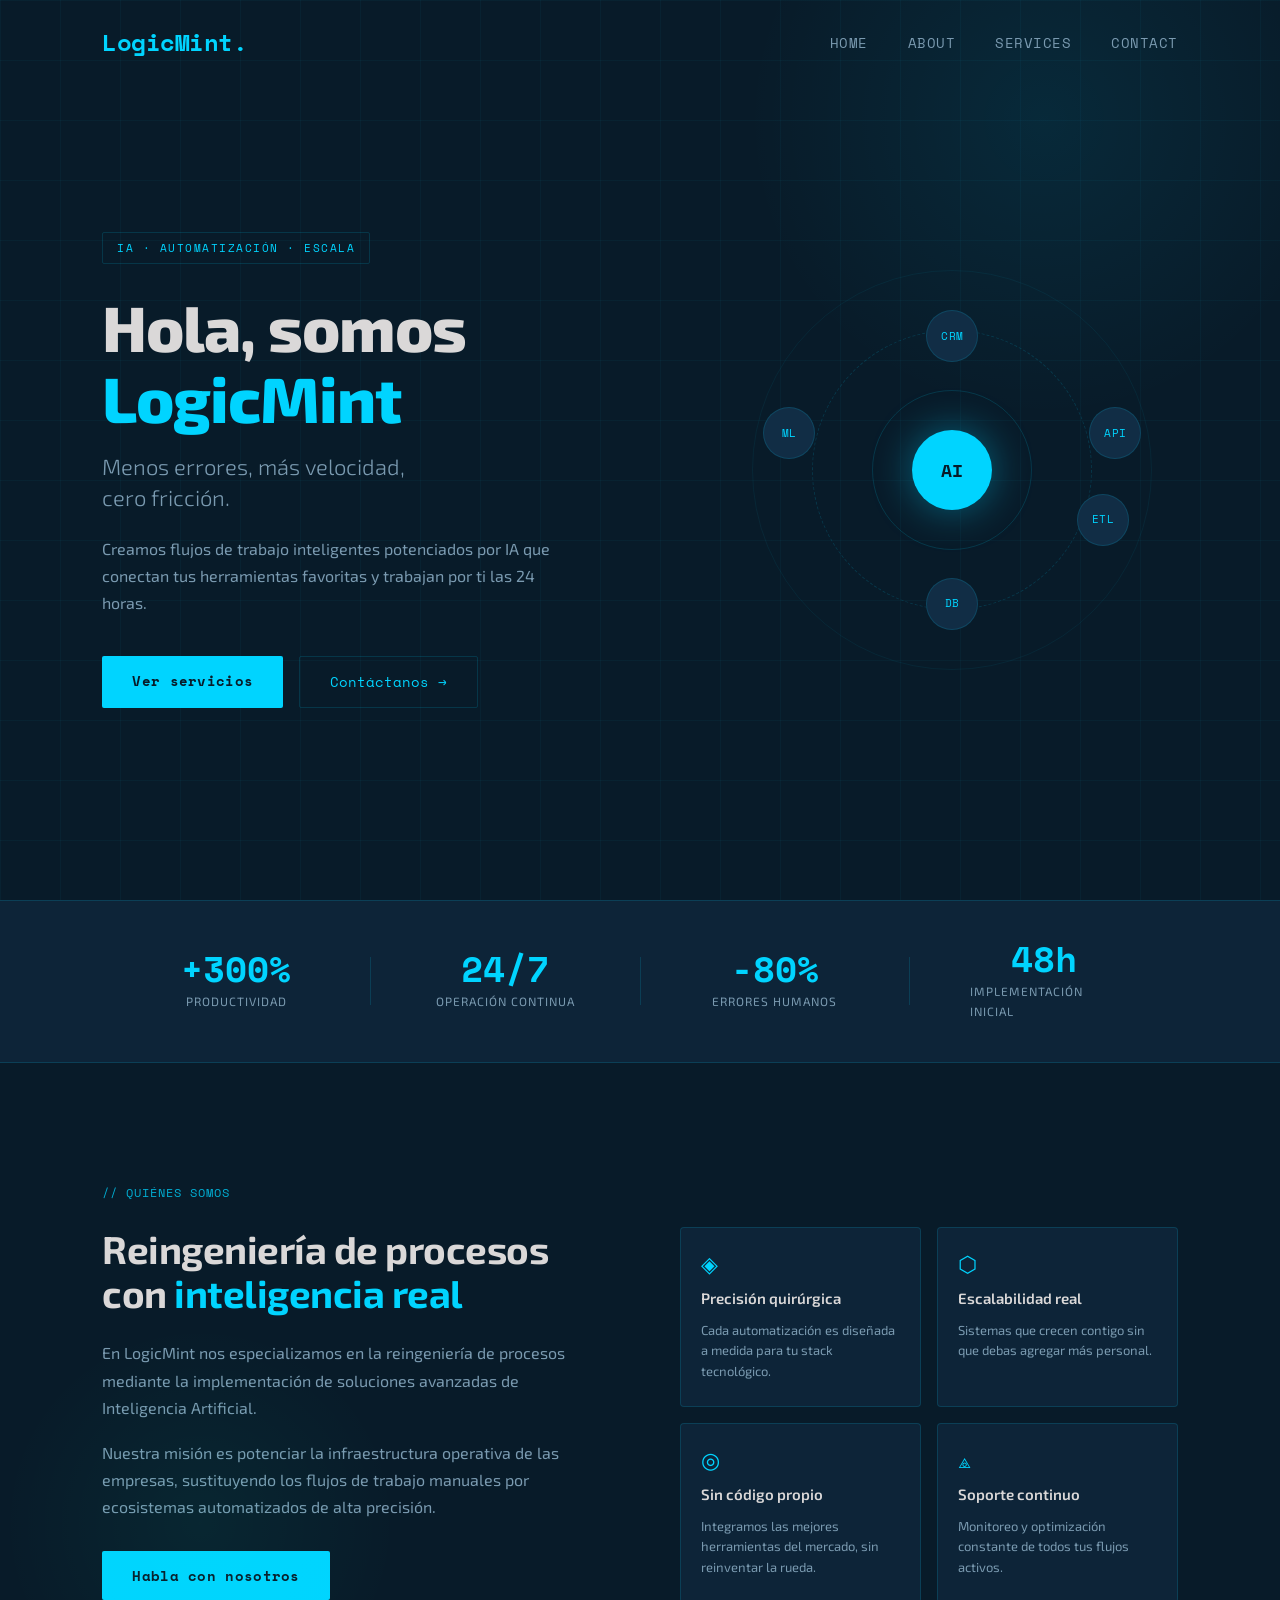
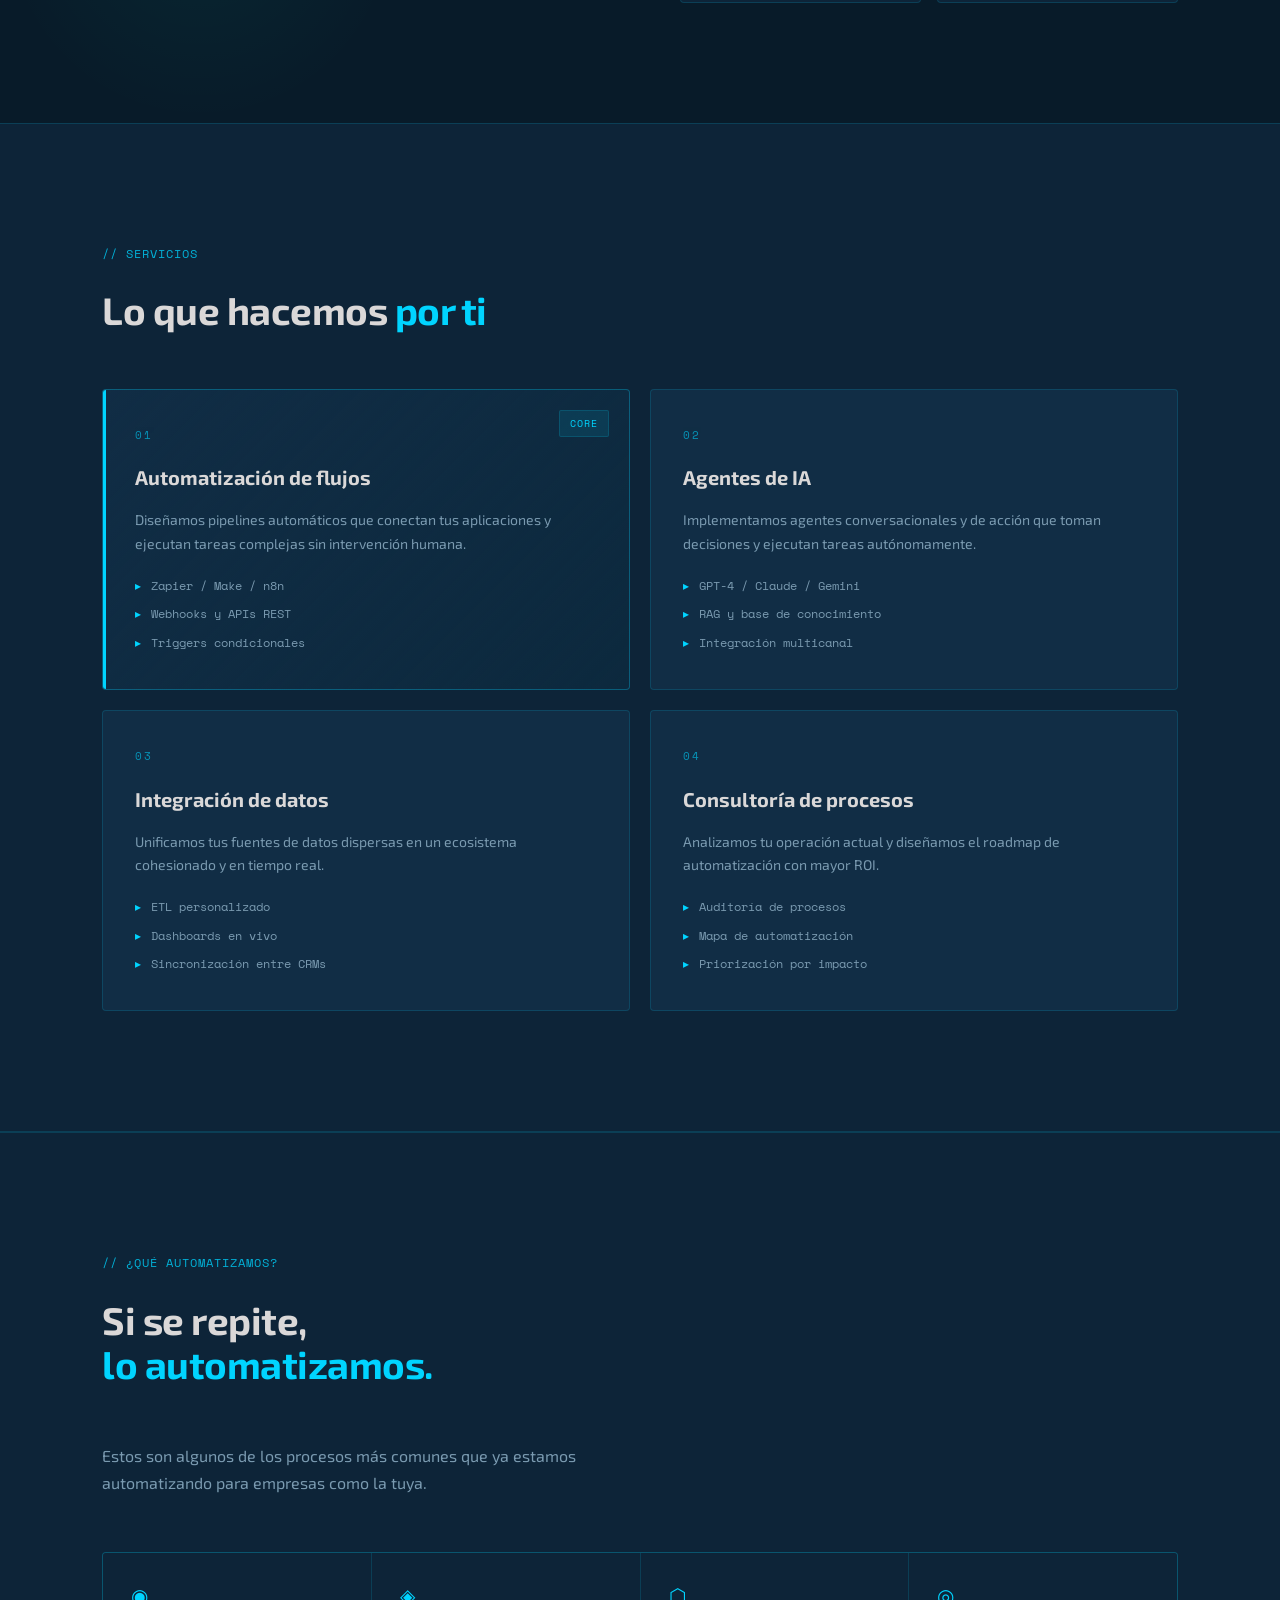
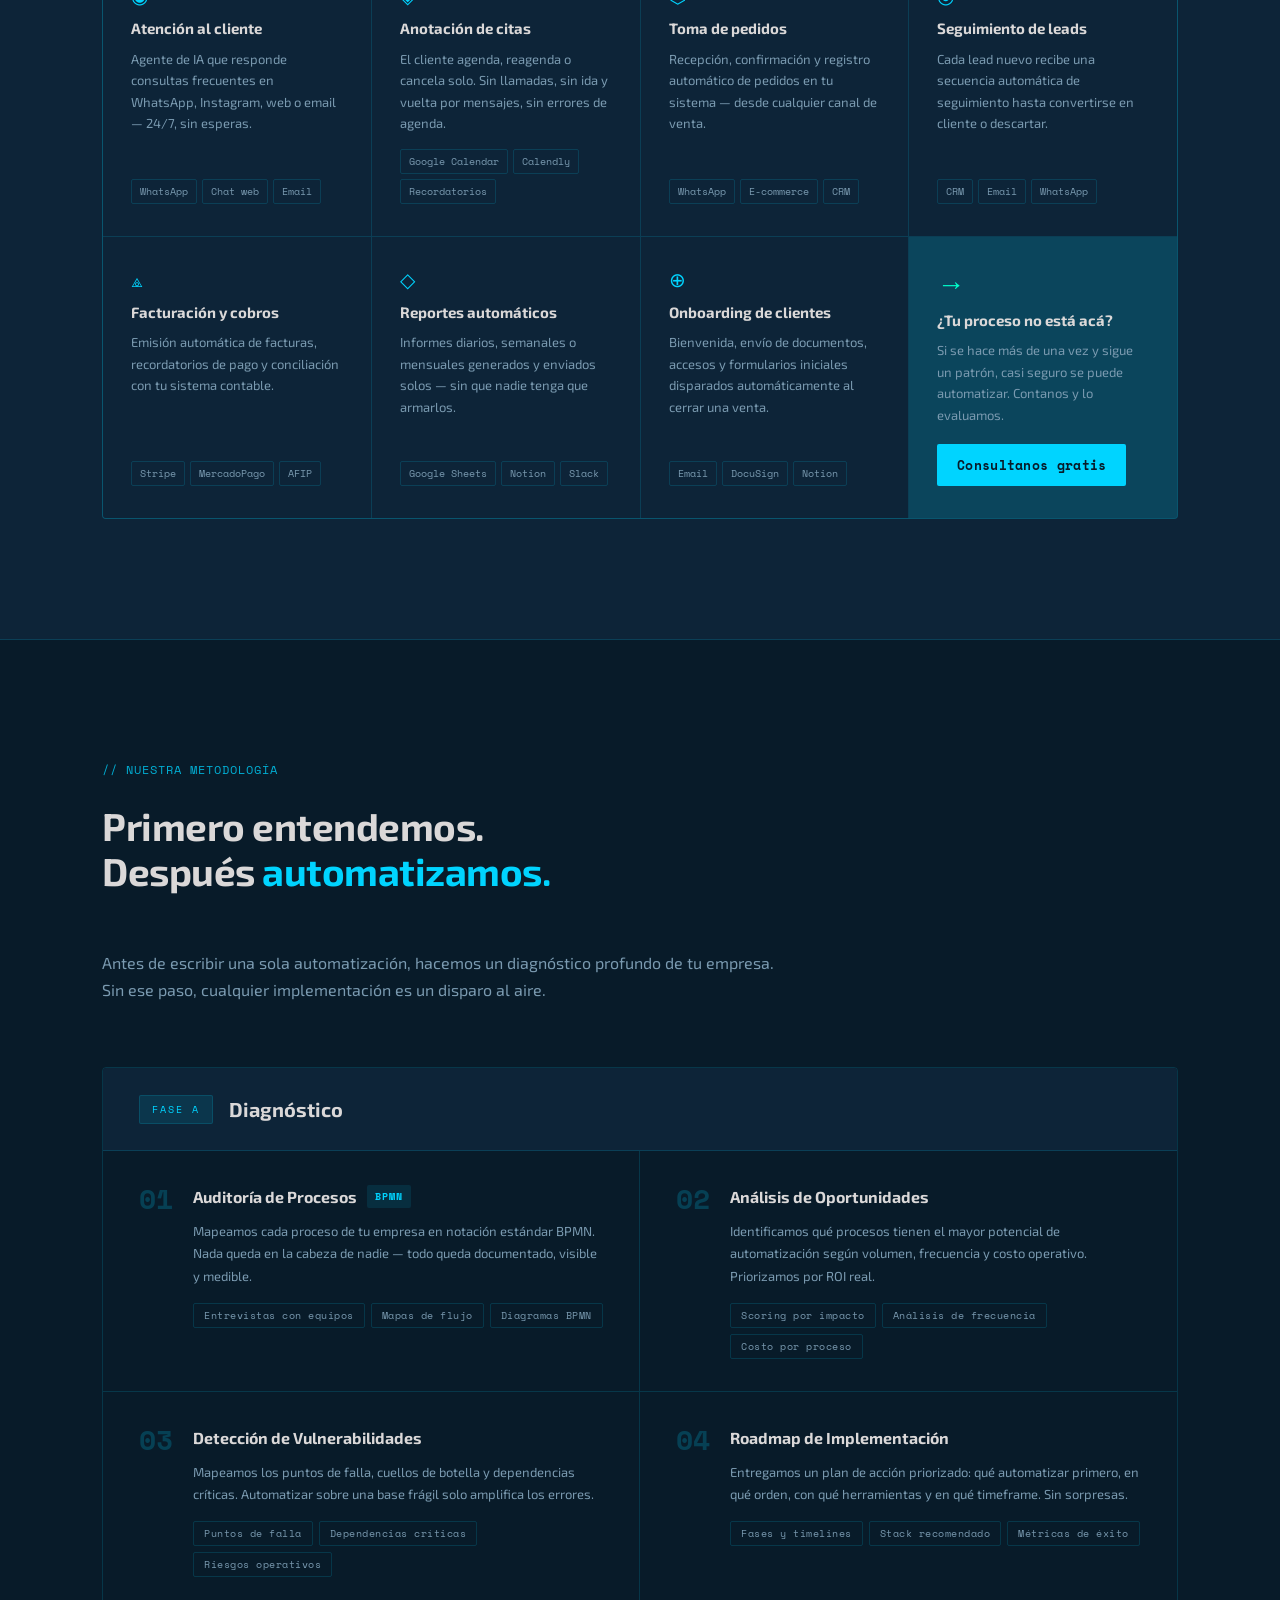
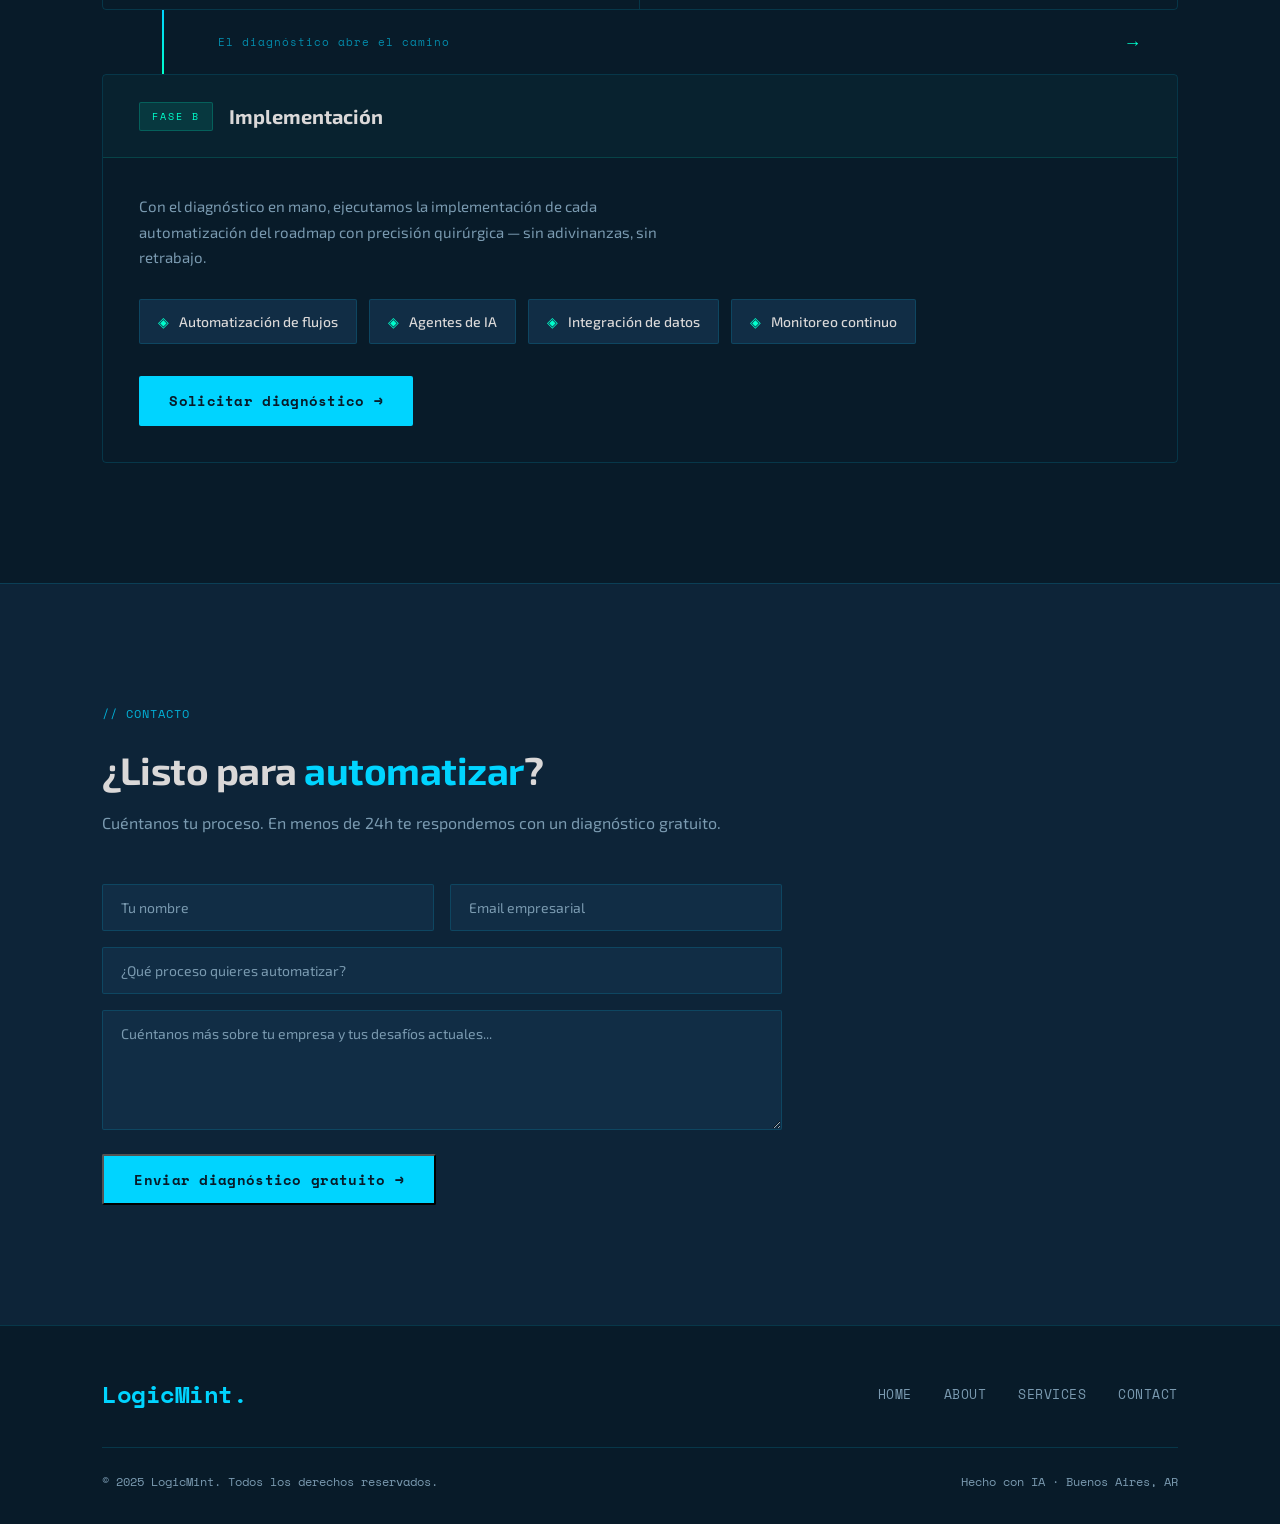
<file: index.html>
<!DOCTYPE html>
<html lang="es">
<head>
    <meta charset="UTF-8">
    <meta name="viewport" content="width=device-width, initial-scale=1.0">
    <title>LogicMint</title>
    <style>
        @import url('https://fonts.googleapis.com/css2?family=Exo+2:ital,wght@0,100..900;1,100..900&display=swap');
        @import url('https://fonts.googleapis.com/css2?family=Space+Mono:wght@400;700&display=swap');
    </style>
    <link rel="stylesheet" href="styles.css">
</head>
<body>

    <!-- HEADER -->
    <header class="main-header">
        <a href="#" class="logo">LogicMint.</a>
        <nav class="navbar">
            <a href="#home">Home</a>
            <a href="#about">About</a>
            <a href="#services">Services</a>
            <a href="#contact">Contact</a>
        </nav>
        <div class="menu-toggle" id="menuToggle">
            <span></span><span></span><span></span>
        </div>
    </header>

    <!-- HERO -->
    <section class="home" id="home">
        <div class="grid-bg"></div>
        <div class="home-content">
            <div class="badge">IA · Automatización · Escala</div>
            <h1>Hola, somos <span class="highlight">LogicMint</span></h1>
            <h3>Menos errores, más velocidad,<br>cero fricción.</h3>
            <p>Creamos flujos de trabajo inteligentes potenciados por IA que conectan tus herramientas favoritas y trabajan por ti las 24 horas.</p>
            <div class="hero-cta">
                <a href="#services" class="btn-primary">Ver servicios</a>
                <a href="#contact" class="btn-secondary">Contáctanos →</a>
            </div>
        </div>
        <div class="hero-visual">
            <div class="orbit-ring ring-1"></div>
            <div class="orbit-ring ring-2"></div>
            <div class="orbit-ring ring-3"></div>
            <div class="center-node">
                <span>AI</span>
            </div>
            <div class="node n1">CRM</div>
            <div class="node n2">API</div>
            <div class="node n3">DB</div>
            <div class="node n4">ML</div>
            <div class="node n5">ETL</div>
        </div>
    </section>

    <!-- STATS -->
    <section class="stats-bar">
        <div class="stat-item">
            <span class="stat-num">+300%</span>
            <span class="stat-label">Productividad</span>
        </div>
        <div class="stat-divider"></div>
        <div class="stat-item">
            <span class="stat-num">24/7</span>
            <span class="stat-label">Operación continua</span>
        </div>
        <div class="stat-divider"></div>
        <div class="stat-item">
            <span class="stat-num">-80%</span>
            <span class="stat-label">Errores humanos</span>
        </div>
        <div class="stat-divider"></div>
        <div class="stat-item">
            <span class="stat-num">48h</span>
            <span class="stat-label">Implementación inicial</span>
        </div>
    </section>

    <!-- ABOUT -->
    <section class="about" id="about">
        <div class="about-tag">// QUIÉNES SOMOS</div>
        <div class="about-grid">
            <div class="about-text">
                <h2>Reingeniería de procesos<br>con <span class="highlight">inteligencia real</span></h2>
                <p>En LogicMint nos especializamos en la reingeniería de procesos mediante la implementación de soluciones avanzadas de Inteligencia Artificial.</p>
                <p>Nuestra misión es potenciar la infraestructura operativa de las empresas, sustituyendo los flujos de trabajo manuales por ecosistemas automatizados de alta precisión.</p>
                <a href="#contact" class="btn-primary">Habla con nosotros</a>
            </div>
            <div class="about-cards">
                <div class="about-card">
                    <div class="card-icon">◈</div>
                    <h4>Precisión quirúrgica</h4>
                    <p>Cada automatización es diseñada a medida para tu stack tecnológico.</p>
                </div>
                <div class="about-card">
                    <div class="card-icon">⬡</div>
                    <h4>Escalabilidad real</h4>
                    <p>Sistemas que crecen contigo sin que debas agregar más personal.</p>
                </div>
                <div class="about-card">
                    <div class="card-icon">◎</div>
                    <h4>Sin código propio</h4>
                    <p>Integramos las mejores herramientas del mercado, sin reinventar la rueda.</p>
                </div>
                <div class="about-card">
                    <div class="card-icon">⟁</div>
                    <h4>Soporte continuo</h4>
                    <p>Monitoreo y optimización constante de todos tus flujos activos.</p>
                </div>
            </div>
        </div>
    </section>

    <!-- SERVICES -->
    <section class="services" id="services">
        <div class="about-tag">// SERVICIOS</div>
        <h2 class="section-title">Lo que hacemos <span class="highlight">por ti</span></h2>
        <div class="services-grid">
            <div class="service-card featured">
                <div class="service-num">01</div>
                <h3>Automatización de flujos</h3>
                <p>Diseñamos pipelines automáticos que conectan tus aplicaciones y ejecutan tareas complejas sin intervención humana.</p>
                <ul>
                    <li>Zapier / Make / n8n</li>
                    <li>Webhooks y APIs REST</li>
                    <li>Triggers condicionales</li>
                </ul>
                <span class="service-tag">Core</span>
            </div>
            <div class="service-card">
                <div class="service-num">02</div>
                <h3>Agentes de IA</h3>
                <p>Implementamos agentes conversacionales y de acción que toman decisiones y ejecutan tareas autónomamente.</p>
                <ul>
                    <li>GPT-4 / Claude / Gemini</li>
                    <li>RAG y base de conocimiento</li>
                    <li>Integración multicanal</li>
                </ul>
            </div>
            <div class="service-card">
                <div class="service-num">03</div>
                <h3>Integración de datos</h3>
                <p>Unificamos tus fuentes de datos dispersas en un ecosistema cohesionado y en tiempo real.</p>
                <ul>
                    <li>ETL personalizado</li>
                    <li>Dashboards en vivo</li>
                    <li>Sincronización entre CRMs</li>
                </ul>
            </div>
            <div class="service-card">
                <div class="service-num">04</div>
                <h3>Consultoría de procesos</h3>
                <p>Analizamos tu operación actual y diseñamos el roadmap de automatización con mayor ROI.</p>
                <ul>
                    <li>Auditoría de procesos</li>
                    <li>Mapa de automatización</li>
                    <li>Priorización por impacto</li>
                </ul>
            </div>
        </div>
    </section>

    <!-- USE CASES -->
    <section class="usecases" id="usecases">
        <div class="about-tag">// ¿QUÉ AUTOMATIZAMOS?</div>
        <h2 class="section-title">Si se repite,<br><span class="highlight">lo automatizamos.</span></h2>
        <p class="uc-intro">Estos son algunos de los procesos más comunes que ya estamos automatizando para empresas como la tuya.</p>

        <div class="uc-grid">

            <div class="uc-card">
                <div class="uc-icon">◉</div>
                <h4>Atención al cliente</h4>
                <p>Agente de IA que responde consultas frecuentes en WhatsApp, Instagram, web o email — 24/7, sin esperas.</p>
                <div class="uc-tags">
                    <span>WhatsApp</span><span>Chat web</span><span>Email</span>
                </div>
            </div>

            <div class="uc-card">
                <div class="uc-icon">◈</div>
                <h4>Anotación de citas</h4>
                <p>El cliente agenda, reagenda o cancela solo. Sin llamadas, sin ida y vuelta por mensajes, sin errores de agenda.</p>
                <div class="uc-tags">
                    <span>Google Calendar</span><span>Calendly</span><span>Recordatorios</span>
                </div>
            </div>

            <div class="uc-card">
                <div class="uc-icon">⬡</div>
                <h4>Toma de pedidos</h4>
                <p>Recepción, confirmación y registro automático de pedidos en tu sistema — desde cualquier canal de venta.</p>
                <div class="uc-tags">
                    <span>WhatsApp</span><span>E-commerce</span><span>CRM</span>
                </div>
            </div>

            <div class="uc-card">
                <div class="uc-icon">◎</div>
                <h4>Seguimiento de leads</h4>
                <p>Cada lead nuevo recibe una secuencia automática de seguimiento hasta convertirse en cliente o descartar.</p>
                <div class="uc-tags">
                    <span>CRM</span><span>Email</span><span>WhatsApp</span>
                </div>
            </div>

            <div class="uc-card">
                <div class="uc-icon">⟁</div>
                <h4>Facturación y cobros</h4>
                <p>Emisión automática de facturas, recordatorios de pago y conciliación con tu sistema contable.</p>
                <div class="uc-tags">
                    <span>Stripe</span><span>MercadoPago</span><span>AFIP</span>
                </div>
            </div>

            <div class="uc-card">
                <div class="uc-icon">◇</div>
                <h4>Reportes automáticos</h4>
                <p>Informes diarios, semanales o mensuales generados y enviados solos — sin que nadie tenga que armarlos.</p>
                <div class="uc-tags">
                    <span>Google Sheets</span><span>Notion</span><span>Slack</span>
                </div>
            </div>

            <div class="uc-card">
                <div class="uc-icon">⊕</div>
                <h4>Onboarding de clientes</h4>
                <p>Bienvenida, envío de documentos, accesos y formularios iniciales disparados automáticamente al cerrar una venta.</p>
                <div class="uc-tags">
                    <span>Email</span><span>DocuSign</span><span>Notion</span>
                </div>
            </div>

            <div class="uc-card uc-card-cta">
                <div class="uc-icon">→</div>
                <h4>¿Tu proceso no está acá?</h4>
                <p>Si se hace más de una vez y sigue un patrón, casi seguro se puede automatizar. Contanos y lo evaluamos.</p>
                <a href="#contact" class="btn-primary">Consultanos gratis</a>
            </div>

        </div>
    </section>

    <!-- HOW IT WORKS -->
    <section class="how-it-works" id="metodo">
        <div class="about-tag">// NUESTRA METODOLOGÍA</div>
        <div class="hiw-header">
            <h2 class="section-title">Primero entendemos.<br>Después <span class="highlight">automatizamos.</span></h2>
            <p class="hiw-subtitle">Antes de escribir una sola automatización, hacemos un diagnóstico profundo de tu empresa. Sin ese paso, cualquier implementación es un disparo al aire.</p>
        </div>

        <div class="method-flow">
            <!-- Fase A: Diagnóstico -->
            <div class="method-phase phase-a">
                <div class="phase-label">
                    <span class="phase-tag">FASE A</span>
                    <h3>Diagnóstico</h3>
                </div>
                <div class="method-steps">
                    <div class="method-step">
                        <div class="ms-num">01</div>
                        <div class="ms-content">
                            <h4>Auditoría de Procesos <span class="ms-tech">BPMN</span></h4>
                            <p>Mapeamos cada proceso de tu empresa en notación estándar BPMN. Nada queda en la cabeza de nadie — todo queda documentado, visible y medible.</p>
                            <div class="ms-tags">
                                <span>Entrevistas con equipos</span>
                                <span>Mapas de flujo</span>
                                <span>Diagramas BPMN</span>
                            </div>
                        </div>
                    </div>
                    <div class="method-step">
                        <div class="ms-num">02</div>
                        <div class="ms-content">
                            <h4>Análisis de Oportunidades</h4>
                            <p>Identificamos qué procesos tienen el mayor potencial de automatización según volumen, frecuencia y costo operativo. Priorizamos por ROI real.</p>
                            <div class="ms-tags">
                                <span>Scoring por impacto</span>
                                <span>Análisis de frecuencia</span>
                                <span>Costo por proceso</span>
                            </div>
                        </div>
                    </div>
                    <div class="method-step">
                        <div class="ms-num">03</div>
                        <div class="ms-content">
                            <h4>Detección de Vulnerabilidades</h4>
                            <p>Mapeamos los puntos de falla, cuellos de botella y dependencias críticas. Automatizar sobre una base frágil solo amplifica los errores.</p>
                            <div class="ms-tags">
                                <span>Puntos de falla</span>
                                <span>Dependencias críticas</span>
                                <span>Riesgos operativos</span>
                            </div>
                        </div>
                    </div>
                    <div class="method-step">
                        <div class="ms-num">04</div>
                        <div class="ms-content">
                            <h4>Roadmap de Implementación</h4>
                            <p>Entregamos un plan de acción priorizado: qué automatizar primero, en qué orden, con qué herramientas y en qué timeframe. Sin sorpresas.</p>
                            <div class="ms-tags">
                                <span>Fases y timelines</span>
                                <span>Stack recomendado</span>
                                <span>Métricas de éxito</span>
                            </div>
                        </div>
                    </div>
                </div>
            </div>

            <!-- Flecha upsell -->
            <div class="upsell-arrow">
                <div class="arrow-line"></div>
                <div class="arrow-label">El diagnóstico abre el camino</div>
                <div class="arrow-head">→</div>
            </div>

            <!-- Fase B: Implementación -->
            <div class="method-phase phase-b">
                <div class="phase-label">
                    <span class="phase-tag phase-tag-b">FASE B</span>
                    <h3>Implementación</h3>
                </div>
                <div class="phase-b-content">
                    <p>Con el diagnóstico en mano, ejecutamos la implementación de cada automatización del roadmap con precisión quirúrgica — sin adivinanzas, sin retrabajo.</p>
                    <div class="phase-b-items">
                        <div class="pb-item">
                            <span class="pb-icon">◈</span>
                            <span>Automatización de flujos</span>
                        </div>
                        <div class="pb-item">
                            <span class="pb-icon">◈</span>
                            <span>Agentes de IA</span>
                        </div>
                        <div class="pb-item">
                            <span class="pb-icon">◈</span>
                            <span>Integración de datos</span>
                        </div>
                        <div class="pb-item">
                            <span class="pb-icon">◈</span>
                            <span>Monitoreo continuo</span>
                        </div>
                    </div>
                    <a href="#contact" class="btn-primary">Solicitar diagnóstico →</a>
                </div>
            </div>
        </div>
    </section>

    <!-- CONTACT -->
    <section class="contact" id="contact">
        <div class="contact-inner">
            <div class="about-tag">// CONTACTO</div>
            <h2>¿Listo para <span class="highlight">automatizar</span>?</h2>
            <p>Cuéntanos tu proceso. En menos de 24h te respondemos con un diagnóstico gratuito.</p>
            <form class="contact-form" action="https://formspree.io/f/xjgjwaqn" method="post"">
                <div class="form-row">
                    <input type="text" placeholder="Tu nombre" required>
                    <input type="email" placeholder="Email empresarial" required>
                </div>
                <input type="text" placeholder="¿Qué proceso quieres automatizar?">
                <textarea placeholder="Cuéntanos más sobre tu empresa y tus desafíos actuales..." rows="4"></textarea>
                <button type="submit" class="btn-primary">Enviar diagnóstico gratuito →</button>
            </form>
        </div>
    </section>

    <!-- FOOTER -->
    <footer class="footer">
        <div class="footer-top">
            <a href="#" class="logo">LogicMint.</a>
            <nav>
                <a href="#home">Home</a>
                <a href="#about">About</a>
                <a href="#services">Services</a>
                <a href="#contact">Contact</a>
            </nav>
        </div>
        <div class="footer-bottom">
            <span>© 2025 LogicMint. Todos los derechos reservados.</span>
            <span>Hecho con IA · Buenos Aires, AR</span>
        </div>
    </footer>

    <script>
        const toggle = document.getElementById('menuToggle');
        const navbar = document.querySelector('.navbar');
        toggle.addEventListener('click', () => {
            navbar.classList.toggle('open');
            toggle.classList.toggle('active');
        });

        document.querySelectorAll('a[href^="#"]').forEach(a => {
            a.addEventListener('click', e => {
                e.preventDefault();
                const target = document.querySelector(a.getAttribute('href'));
                if (target) target.scrollIntoView({ behavior: 'smooth' });
                navbar.classList.remove('open');
            });
        });

        const header = document.querySelector('.main-header');
        window.addEventListener('scroll', () => {
            header.classList.toggle('scrolled', window.scrollY > 50);
        });
    </script>
</body>
</html>
</file>
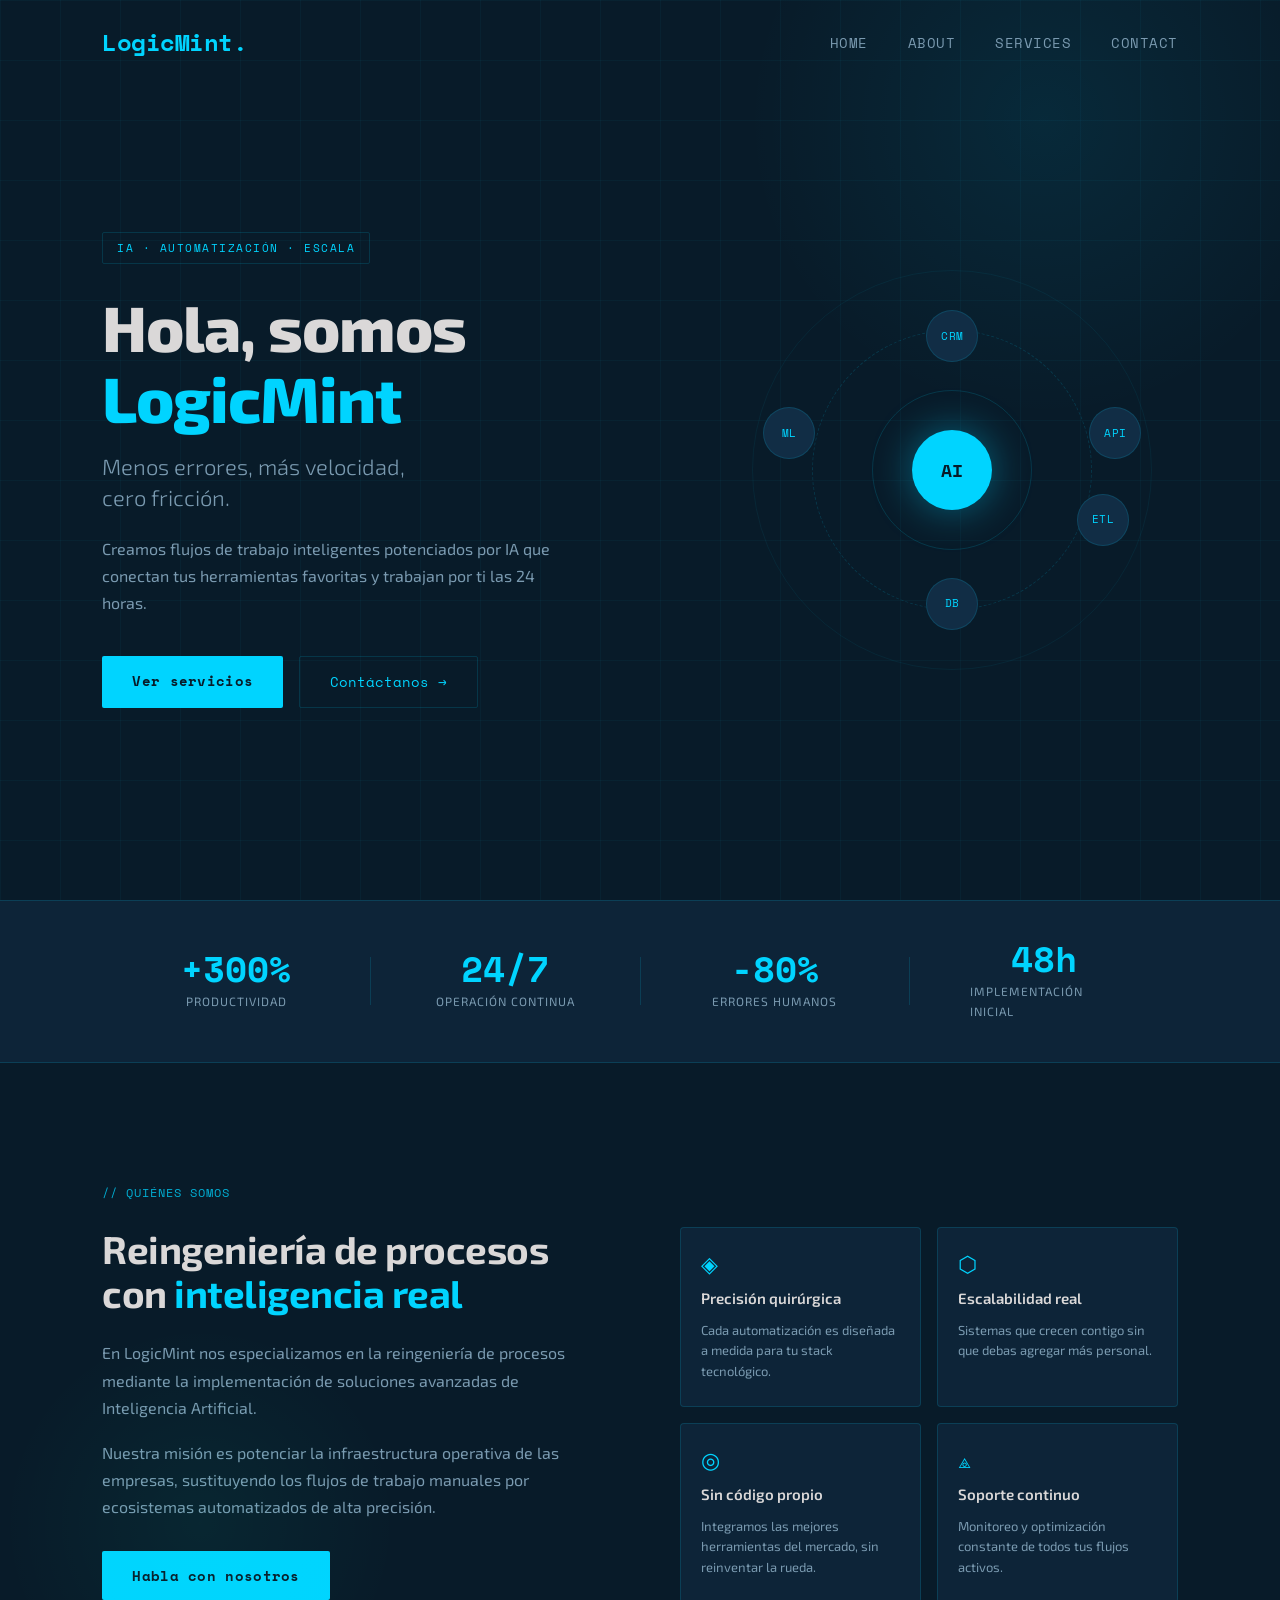
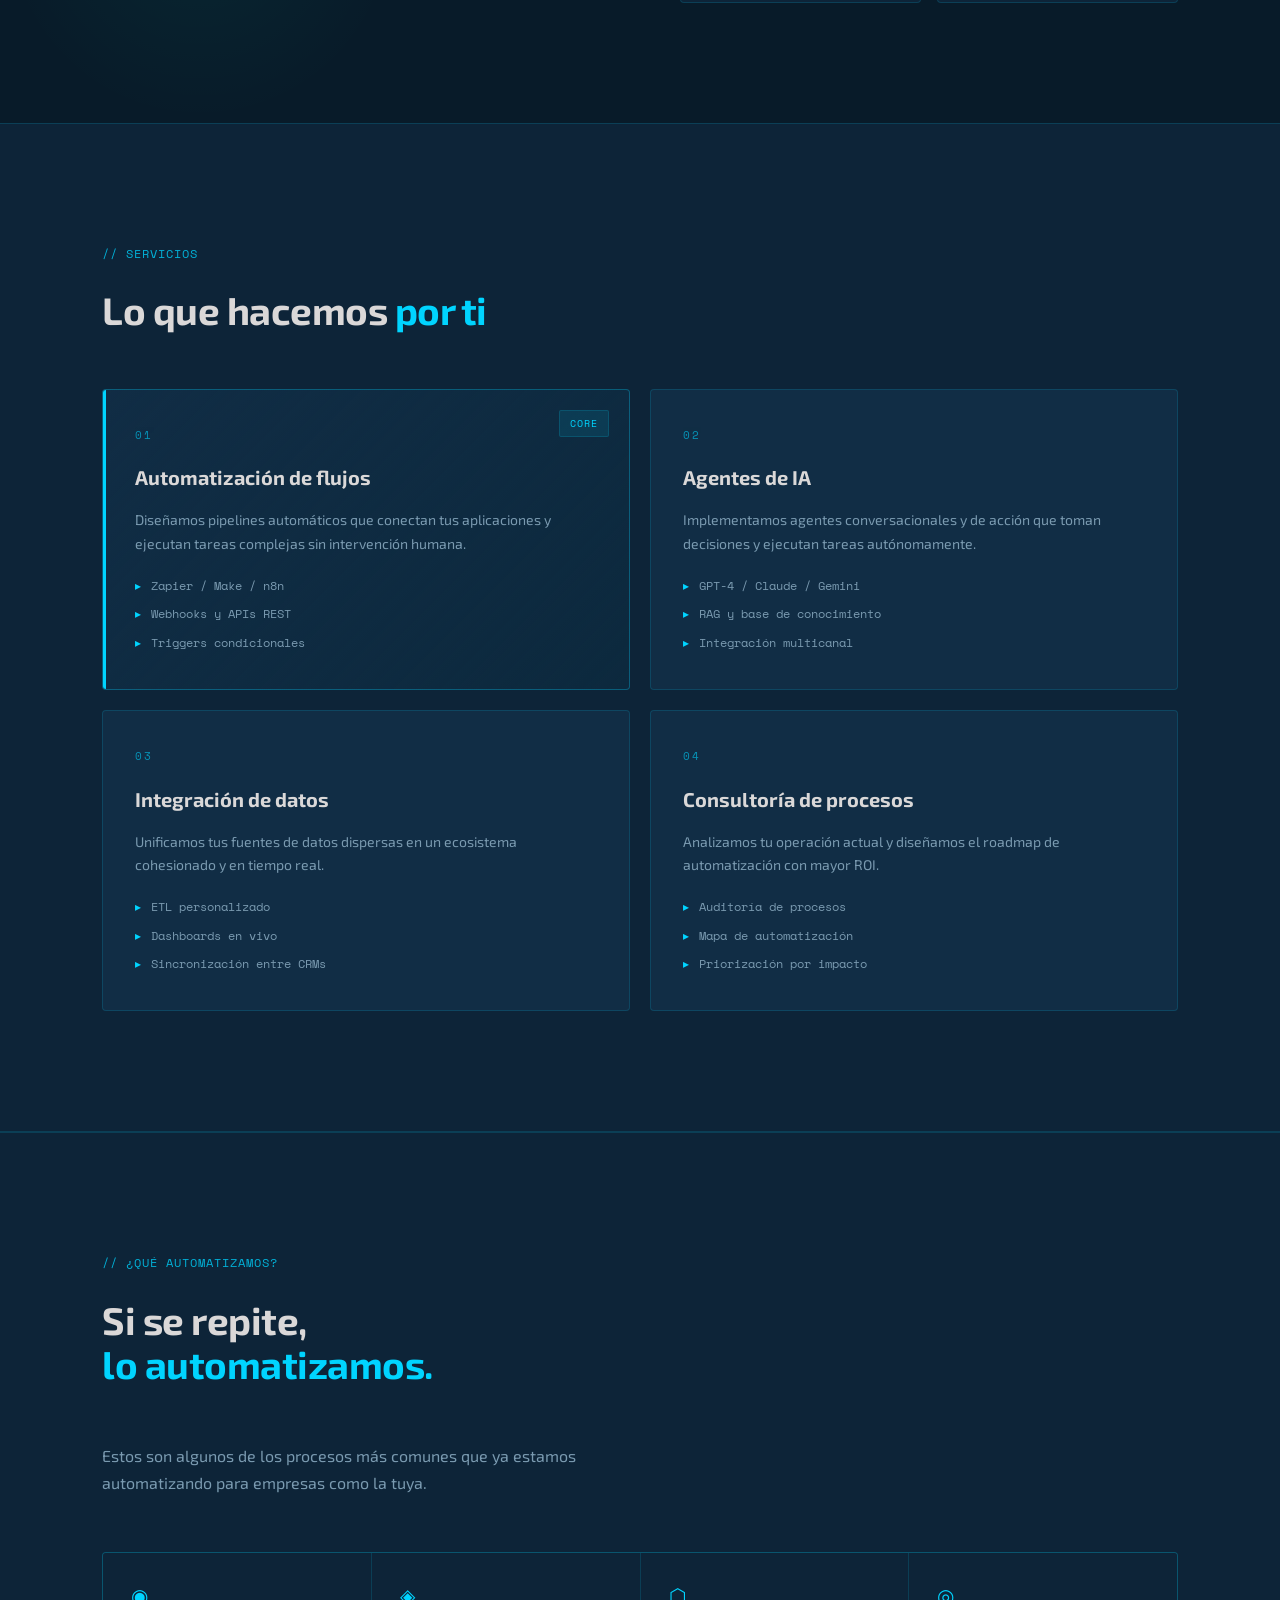
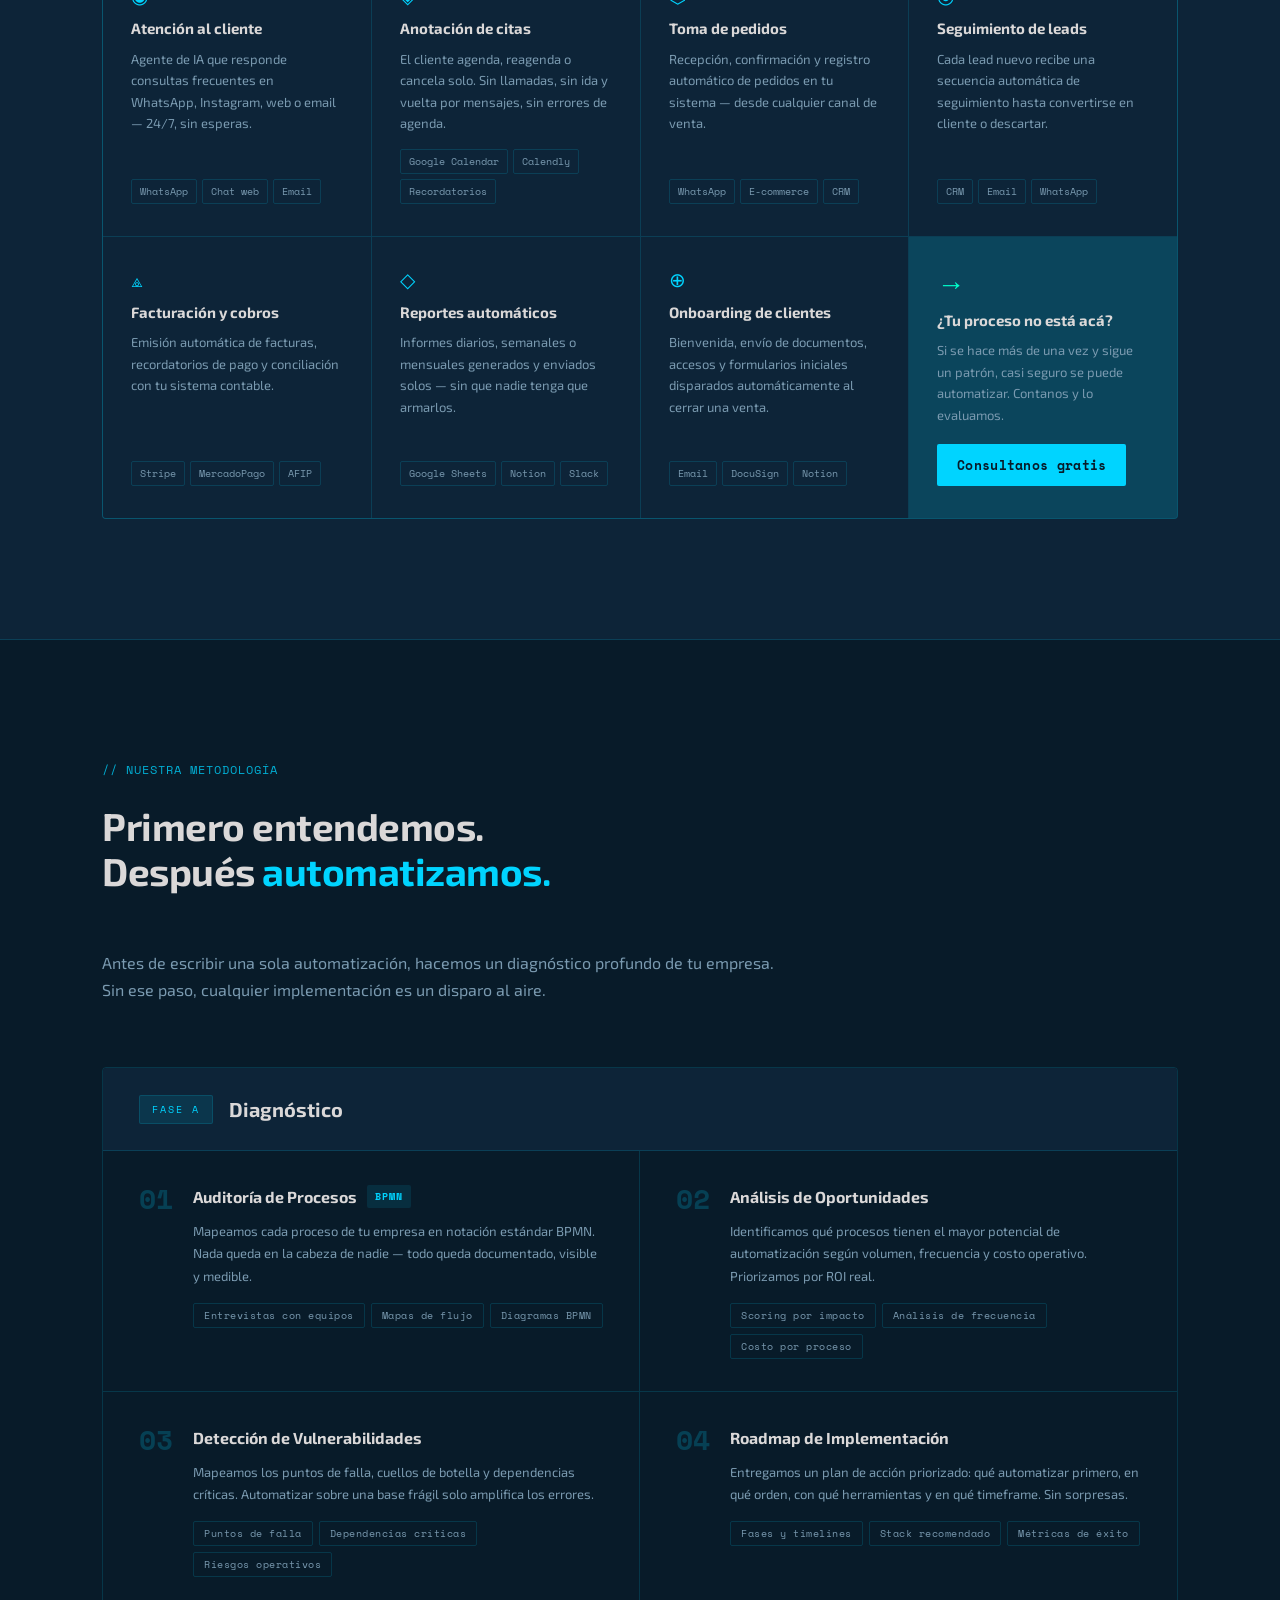
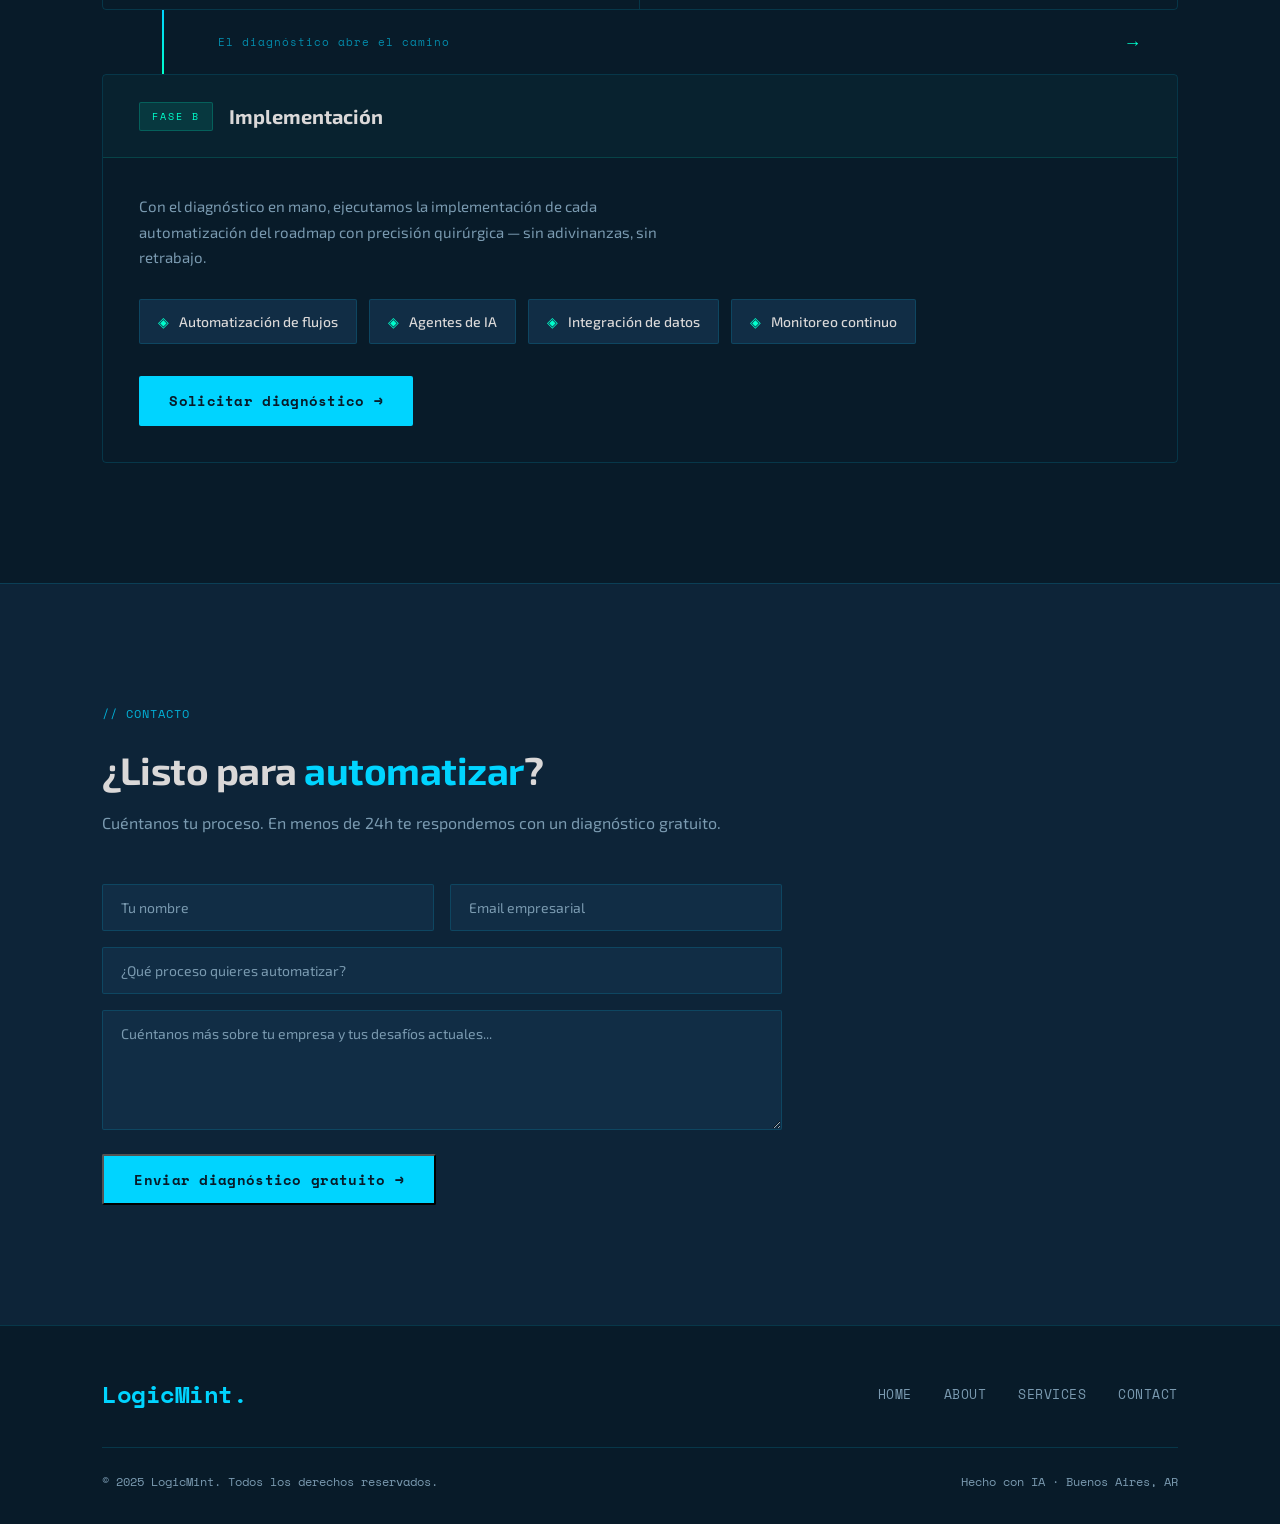
<file: Proyecto Auto/index.html>
<!DOCTYPE html>
<html lang="es">
<head>
    <meta charset="UTF-8">
    <meta name="viewport" content="width=device-width, initial-scale=1.0">
    <title>LogicMint</title>
    <style>
        @import url('https://fonts.googleapis.com/css2?family=Exo+2:ital,wght@0,100..900;1,100..900&display=swap');
        @import url('https://fonts.googleapis.com/css2?family=Space+Mono:wght@400;700&display=swap');
    </style>
    <link rel="stylesheet" href="styles.css">
</head>
<body>

    <!-- HEADER -->
    <header class="main-header">
        <a href="#" class="logo">LogicMint.</a>
        <nav class="navbar">
            <a href="#home">Home</a>
            <a href="#about">About</a>
            <a href="#services">Services</a>
            <a href="#contact">Contact</a>
        </nav>
        <div class="menu-toggle" id="menuToggle">
            <span></span><span></span><span></span>
        </div>
    </header>

    <!-- HERO -->
    <section class="home" id="home">
        <div class="grid-bg"></div>
        <div class="home-content">
            <div class="badge">IA · Automatización · Escala</div>
            <h1>Hola, somos <span class="highlight">LogicMint</span></h1>
            <h3>Menos errores, más velocidad,<br>cero fricción.</h3>
            <p>Creamos flujos de trabajo inteligentes potenciados por IA que conectan tus herramientas favoritas y trabajan por ti las 24 horas.</p>
            <div class="hero-cta">
                <a href="#services" class="btn-primary">Ver servicios</a>
                <a href="#contact" class="btn-secondary">Contáctanos →</a>
            </div>
        </div>
        <div class="hero-visual">
            <div class="orbit-ring ring-1"></div>
            <div class="orbit-ring ring-2"></div>
            <div class="orbit-ring ring-3"></div>
            <div class="center-node">
                <span>AI</span>
            </div>
            <div class="node n1">CRM</div>
            <div class="node n2">API</div>
            <div class="node n3">DB</div>
            <div class="node n4">ML</div>
            <div class="node n5">ETL</div>
        </div>
    </section>

    <!-- STATS -->
    <section class="stats-bar">
        <div class="stat-item">
            <span class="stat-num">+300%</span>
            <span class="stat-label">Productividad</span>
        </div>
        <div class="stat-divider"></div>
        <div class="stat-item">
            <span class="stat-num">24/7</span>
            <span class="stat-label">Operación continua</span>
        </div>
        <div class="stat-divider"></div>
        <div class="stat-item">
            <span class="stat-num">-80%</span>
            <span class="stat-label">Errores humanos</span>
        </div>
        <div class="stat-divider"></div>
        <div class="stat-item">
            <span class="stat-num">48h</span>
            <span class="stat-label">Implementación inicial</span>
        </div>
    </section>

    <!-- ABOUT -->
    <section class="about" id="about">
        <div class="about-tag">// QUIÉNES SOMOS</div>
        <div class="about-grid">
            <div class="about-text">
                <h2>Reingeniería de procesos<br>con <span class="highlight">inteligencia real</span></h2>
                <p>En LogicMint nos especializamos en la reingeniería de procesos mediante la implementación de soluciones avanzadas de Inteligencia Artificial.</p>
                <p>Nuestra misión es potenciar la infraestructura operativa de las empresas, sustituyendo los flujos de trabajo manuales por ecosistemas automatizados de alta precisión.</p>
                <a href="#contact" class="btn-primary">Habla con nosotros</a>
            </div>
            <div class="about-cards">
                <div class="about-card">
                    <div class="card-icon">◈</div>
                    <h4>Precisión quirúrgica</h4>
                    <p>Cada automatización es diseñada a medida para tu stack tecnológico.</p>
                </div>
                <div class="about-card">
                    <div class="card-icon">⬡</div>
                    <h4>Escalabilidad real</h4>
                    <p>Sistemas que crecen contigo sin que debas agregar más personal.</p>
                </div>
                <div class="about-card">
                    <div class="card-icon">◎</div>
                    <h4>Sin código propio</h4>
                    <p>Integramos las mejores herramientas del mercado, sin reinventar la rueda.</p>
                </div>
                <div class="about-card">
                    <div class="card-icon">⟁</div>
                    <h4>Soporte continuo</h4>
                    <p>Monitoreo y optimización constante de todos tus flujos activos.</p>
                </div>
            </div>
        </div>
    </section>

    <!-- SERVICES -->
    <section class="services" id="services">
        <div class="about-tag">// SERVICIOS</div>
        <h2 class="section-title">Lo que hacemos <span class="highlight">por ti</span></h2>
        <div class="services-grid">
            <div class="service-card featured">
                <div class="service-num">01</div>
                <h3>Automatización de flujos</h3>
                <p>Diseñamos pipelines automáticos que conectan tus aplicaciones y ejecutan tareas complejas sin intervención humana.</p>
                <ul>
                    <li>Zapier / Make / n8n</li>
                    <li>Webhooks y APIs REST</li>
                    <li>Triggers condicionales</li>
                </ul>
                <span class="service-tag">Core</span>
            </div>
            <div class="service-card">
                <div class="service-num">02</div>
                <h3>Agentes de IA</h3>
                <p>Implementamos agentes conversacionales y de acción que toman decisiones y ejecutan tareas autónomamente.</p>
                <ul>
                    <li>GPT-4 / Claude / Gemini</li>
                    <li>RAG y base de conocimiento</li>
                    <li>Integración multicanal</li>
                </ul>
            </div>
            <div class="service-card">
                <div class="service-num">03</div>
                <h3>Integración de datos</h3>
                <p>Unificamos tus fuentes de datos dispersas en un ecosistema cohesionado y en tiempo real.</p>
                <ul>
                    <li>ETL personalizado</li>
                    <li>Dashboards en vivo</li>
                    <li>Sincronización entre CRMs</li>
                </ul>
            </div>
            <div class="service-card">
                <div class="service-num">04</div>
                <h3>Consultoría de procesos</h3>
                <p>Analizamos tu operación actual y diseñamos el roadmap de automatización con mayor ROI.</p>
                <ul>
                    <li>Auditoría de procesos</li>
                    <li>Mapa de automatización</li>
                    <li>Priorización por impacto</li>
                </ul>
            </div>
        </div>
    </section>

    <!-- USE CASES -->
    <section class="usecases" id="usecases">
        <div class="about-tag">// ¿QUÉ AUTOMATIZAMOS?</div>
        <h2 class="section-title">Si se repite,<br><span class="highlight">lo automatizamos.</span></h2>
        <p class="uc-intro">Estos son algunos de los procesos más comunes que ya estamos automatizando para empresas como la tuya.</p>

        <div class="uc-grid">

            <div class="uc-card">
                <div class="uc-icon">◉</div>
                <h4>Atención al cliente</h4>
                <p>Agente de IA que responde consultas frecuentes en WhatsApp, Instagram, web o email — 24/7, sin esperas.</p>
                <div class="uc-tags">
                    <span>WhatsApp</span><span>Chat web</span><span>Email</span>
                </div>
            </div>

            <div class="uc-card">
                <div class="uc-icon">◈</div>
                <h4>Anotación de citas</h4>
                <p>El cliente agenda, reagenda o cancela solo. Sin llamadas, sin ida y vuelta por mensajes, sin errores de agenda.</p>
                <div class="uc-tags">
                    <span>Google Calendar</span><span>Calendly</span><span>Recordatorios</span>
                </div>
            </div>

            <div class="uc-card">
                <div class="uc-icon">⬡</div>
                <h4>Toma de pedidos</h4>
                <p>Recepción, confirmación y registro automático de pedidos en tu sistema — desde cualquier canal de venta.</p>
                <div class="uc-tags">
                    <span>WhatsApp</span><span>E-commerce</span><span>CRM</span>
                </div>
            </div>

            <div class="uc-card">
                <div class="uc-icon">◎</div>
                <h4>Seguimiento de leads</h4>
                <p>Cada lead nuevo recibe una secuencia automática de seguimiento hasta convertirse en cliente o descartar.</p>
                <div class="uc-tags">
                    <span>CRM</span><span>Email</span><span>WhatsApp</span>
                </div>
            </div>

            <div class="uc-card">
                <div class="uc-icon">⟁</div>
                <h4>Facturación y cobros</h4>
                <p>Emisión automática de facturas, recordatorios de pago y conciliación con tu sistema contable.</p>
                <div class="uc-tags">
                    <span>Stripe</span><span>MercadoPago</span><span>AFIP</span>
                </div>
            </div>

            <div class="uc-card">
                <div class="uc-icon">◇</div>
                <h4>Reportes automáticos</h4>
                <p>Informes diarios, semanales o mensuales generados y enviados solos — sin que nadie tenga que armarlos.</p>
                <div class="uc-tags">
                    <span>Google Sheets</span><span>Notion</span><span>Slack</span>
                </div>
            </div>

            <div class="uc-card">
                <div class="uc-icon">⊕</div>
                <h4>Onboarding de clientes</h4>
                <p>Bienvenida, envío de documentos, accesos y formularios iniciales disparados automáticamente al cerrar una venta.</p>
                <div class="uc-tags">
                    <span>Email</span><span>DocuSign</span><span>Notion</span>
                </div>
            </div>

            <div class="uc-card uc-card-cta">
                <div class="uc-icon">→</div>
                <h4>¿Tu proceso no está acá?</h4>
                <p>Si se hace más de una vez y sigue un patrón, casi seguro se puede automatizar. Contanos y lo evaluamos.</p>
                <a href="#contact" class="btn-primary">Consultanos gratis</a>
            </div>

        </div>
    </section>

    <!-- HOW IT WORKS -->
    <section class="how-it-works" id="metodo">
        <div class="about-tag">// NUESTRA METODOLOGÍA</div>
        <div class="hiw-header">
            <h2 class="section-title">Primero entendemos.<br>Después <span class="highlight">automatizamos.</span></h2>
            <p class="hiw-subtitle">Antes de escribir una sola automatización, hacemos un diagnóstico profundo de tu empresa. Sin ese paso, cualquier implementación es un disparo al aire.</p>
        </div>

        <div class="method-flow">
            <!-- Fase A: Diagnóstico -->
            <div class="method-phase phase-a">
                <div class="phase-label">
                    <span class="phase-tag">FASE A</span>
                    <h3>Diagnóstico</h3>
                </div>
                <div class="method-steps">
                    <div class="method-step">
                        <div class="ms-num">01</div>
                        <div class="ms-content">
                            <h4>Auditoría de Procesos <span class="ms-tech">BPMN</span></h4>
                            <p>Mapeamos cada proceso de tu empresa en notación estándar BPMN. Nada queda en la cabeza de nadie — todo queda documentado, visible y medible.</p>
                            <div class="ms-tags">
                                <span>Entrevistas con equipos</span>
                                <span>Mapas de flujo</span>
                                <span>Diagramas BPMN</span>
                            </div>
                        </div>
                    </div>
                    <div class="method-step">
                        <div class="ms-num">02</div>
                        <div class="ms-content">
                            <h4>Análisis de Oportunidades</h4>
                            <p>Identificamos qué procesos tienen el mayor potencial de automatización según volumen, frecuencia y costo operativo. Priorizamos por ROI real.</p>
                            <div class="ms-tags">
                                <span>Scoring por impacto</span>
                                <span>Análisis de frecuencia</span>
                                <span>Costo por proceso</span>
                            </div>
                        </div>
                    </div>
                    <div class="method-step">
                        <div class="ms-num">03</div>
                        <div class="ms-content">
                            <h4>Detección de Vulnerabilidades</h4>
                            <p>Mapeamos los puntos de falla, cuellos de botella y dependencias críticas. Automatizar sobre una base frágil solo amplifica los errores.</p>
                            <div class="ms-tags">
                                <span>Puntos de falla</span>
                                <span>Dependencias críticas</span>
                                <span>Riesgos operativos</span>
                            </div>
                        </div>
                    </div>
                    <div class="method-step">
                        <div class="ms-num">04</div>
                        <div class="ms-content">
                            <h4>Roadmap de Implementación</h4>
                            <p>Entregamos un plan de acción priorizado: qué automatizar primero, en qué orden, con qué herramientas y en qué timeframe. Sin sorpresas.</p>
                            <div class="ms-tags">
                                <span>Fases y timelines</span>
                                <span>Stack recomendado</span>
                                <span>Métricas de éxito</span>
                            </div>
                        </div>
                    </div>
                </div>
            </div>

            <!-- Flecha upsell -->
            <div class="upsell-arrow">
                <div class="arrow-line"></div>
                <div class="arrow-label">El diagnóstico abre el camino</div>
                <div class="arrow-head">→</div>
            </div>

            <!-- Fase B: Implementación -->
            <div class="method-phase phase-b">
                <div class="phase-label">
                    <span class="phase-tag phase-tag-b">FASE B</span>
                    <h3>Implementación</h3>
                </div>
                <div class="phase-b-content">
                    <p>Con el diagnóstico en mano, ejecutamos la implementación de cada automatización del roadmap con precisión quirúrgica — sin adivinanzas, sin retrabajo.</p>
                    <div class="phase-b-items">
                        <div class="pb-item">
                            <span class="pb-icon">◈</span>
                            <span>Automatización de flujos</span>
                        </div>
                        <div class="pb-item">
                            <span class="pb-icon">◈</span>
                            <span>Agentes de IA</span>
                        </div>
                        <div class="pb-item">
                            <span class="pb-icon">◈</span>
                            <span>Integración de datos</span>
                        </div>
                        <div class="pb-item">
                            <span class="pb-icon">◈</span>
                            <span>Monitoreo continuo</span>
                        </div>
                    </div>
                    <a href="#contact" class="btn-primary">Solicitar diagnóstico →</a>
                </div>
            </div>
        </div>
    </section>

    <!-- CONTACT -->
    <section class="contact" id="contact">
        <div class="contact-inner">
            <div class="about-tag">// CONTACTO</div>
            <h2>¿Listo para <span class="highlight">automatizar</span>?</h2>
            <p>Cuéntanos tu proceso. En menos de 24h te respondemos con un diagnóstico gratuito.</p>
            <form class="contact-form" action="https://formspree.io/f/xjgjwaqn" method="POST">
                <div class="form-row">
                    <input type="text" name="nombre" placeholder="Tu nombre" required>
                    <input type="email" name="email" placeholder="Email empresarial" required>
                </div>
                <input type="text" name="proceso" placeholder="¿Qué proceso quieres automatizar?">
                <textarea name="mensaje" placeholder="Cuéntanos más sobre tu empresa y tus desafíos actuales..." rows="4"></textarea>
                <button type="submit" class="btn-primary">Enviar diagnóstico gratuito →</button>
            </form>
        </div>
    </section>

    <!-- FOOTER -->
    <footer class="footer">
        <div class="footer-top">
            <a href="#" class="logo">LogicMint.</a>
            <nav>
                <a href="#home">Home</a>
                <a href="#about">About</a>
                <a href="#services">Services</a>
                <a href="#contact">Contact</a>
            </nav>
        </div>
        <div class="footer-bottom">
            <span>© 2025 LogicMint. Todos los derechos reservados.</span>
            <span>Hecho con IA · Buenos Aires, AR</span>
        </div>
    </footer>

    <script>
        const toggle = document.getElementById('menuToggle');
        const navbar = document.querySelector('.navbar');
        toggle.addEventListener('click', () => {
            navbar.classList.toggle('open');
            toggle.classList.toggle('active');
        });

        document.querySelectorAll('a[href^="#"]').forEach(a => {
            a.addEventListener('click', e => {
                e.preventDefault();
                const target = document.querySelector(a.getAttribute('href'));
                if (target) target.scrollIntoView({ behavior: 'smooth' });
                navbar.classList.remove('open');
            });
        });

        const header = document.querySelector('.main-header');
        window.addEventListener('scroll', () => {
            header.classList.toggle('scrolled', window.scrollY > 50);
        });
    </script>
</body>
</html>
</file>
<file: styles.css>
@import url('https://fonts.googleapis.com/css2?family=Exo+2:ital,wght@0,100..900;1,100..900&display=swap');
@import url('https://fonts.googleapis.com/css2?family=Space+Mono:wght@400;700&display=swap');

/* ── RESET & BASE ───────────────────────────────────────── */
*, *::before, *::after {
    margin: 0;
    padding: 0;
    box-sizing: border-box;
}

:root {
    --bg:        #081b29;
    --bg2:       #0d2438;
    --bg3:       #112d45;
    --accent:    #00d4ff;
    --accent2:   #00ffcc;
    --text:      #dad8d8;
    --text-muted:#7a9ab0;
    --border:    rgba(0, 212, 255, 0.15);
    --font-main: "Exo 2", sans-serif;
    --font-mono: "Space Mono", monospace;
}

html { scroll-behavior: smooth; }

body {
    background-color: var(--bg);
    color: var(--text);
    font-family: var(--font-main);
    font-size: 16px;
    line-height: 1.7;
    overflow-x: hidden;
}

a { text-decoration: none; color: inherit; }

/* ── SCROLLBAR ──────────────────────────────────────────── */
::-webkit-scrollbar { width: 6px; }
::-webkit-scrollbar-track { background: var(--bg); }
::-webkit-scrollbar-thumb { background: var(--accent); border-radius: 3px; }

/* ── HEADER ─────────────────────────────────────────────── */
.main-header {
    position: fixed;
    top: 0;
    left: 0;
    width: 100%;
    padding: 22px 8%;
    display: flex;
    justify-content: space-between;
    align-items: center;
    z-index: 1000;
    transition: background 0.4s, backdrop-filter 0.4s, padding 0.3s;
}

.main-header.scrolled {
    background: rgba(8, 27, 41, 0.88);
    backdrop-filter: blur(14px);
    padding: 14px 8%;
    border-bottom: 1px solid var(--border);
}

.logo {
    font-size: 24px;
    font-weight: 800;
    letter-spacing: -0.5px;
    color: var(--accent);
    font-family: var(--font-mono);
}

.navbar {
    display: flex;
    gap: 40px;
}

.navbar a {
    font-size: 14px;
    font-weight: 500;
    letter-spacing: 0.5px;
    color: var(--text-muted);
    transition: color 0.2s;
    text-transform: uppercase;
    font-family: var(--font-mono);
}

.navbar a:hover { color: var(--accent); }

/* Mobile menu toggle */
.menu-toggle {
    display: none;
    flex-direction: column;
    gap: 5px;
    cursor: pointer;
}
.menu-toggle span {
    display: block;
    width: 24px;
    height: 2px;
    background: var(--text);
    transition: all 0.3s;
}
.menu-toggle.active span:nth-child(1) { transform: translateY(7px) rotate(45deg); }
.menu-toggle.active span:nth-child(2) { opacity: 0; }
.menu-toggle.active span:nth-child(3) { transform: translateY(-7px) rotate(-45deg); }

/* ── BUTTONS ─────────────────────────────────────────────── */
.btn-primary {
    display: inline-block;
    padding: 13px 30px;
    background: var(--accent);
    color: var(--bg);
    font-weight: 700;
    font-size: 14px;
    border-radius: 2px;
    letter-spacing: 0.3px;
    transition: background 0.2s, transform 0.2s, box-shadow 0.2s;
    font-family: var(--font-mono);
}
.btn-primary:hover {
    background: var(--accent2);
    transform: translateY(-2px);
    box-shadow: 0 8px 24px rgba(0,212,255,0.25);
}

.btn-secondary {
    display: inline-block;
    padding: 13px 30px;
    border: 1px solid var(--border);
    color: var(--accent);
    font-weight: 500;
    font-size: 14px;
    border-radius: 2px;
    transition: border-color 0.2s, background 0.2s;
    font-family: var(--font-mono);
}
.btn-secondary:hover {
    border-color: var(--accent);
    background: rgba(0,212,255,0.06);
}

/* ── HIGHLIGHT ───────────────────────────────────────────── */
.highlight {
    color: var(--accent);
}

/* ── SECTION TAG ─────────────────────────────────────────── */
.about-tag {
    font-family: var(--font-mono);
    font-size: 12px;
    color: var(--accent);
    letter-spacing: 1px;
    margin-bottom: 24px;
    opacity: 0.8;
}

/* ── HERO ────────────────────────────────────────────────── */
.home {
    min-height: 100vh;
    display: flex;
    align-items: center;
    padding: 120px 8% 80px;
    position: relative;
    overflow: hidden;
    gap: 60px;
}

/* Grid background */
.grid-bg {
    position: absolute;
    inset: 0;
    background-image:
        linear-gradient(rgba(0,212,255,0.04) 1px, transparent 1px),
        linear-gradient(90deg, rgba(0,212,255,0.04) 1px, transparent 1px);
    background-size: 60px 60px;
    pointer-events: none;
}

/* Glow radial */
.home::before {
    content: '';
    position: absolute;
    top: -20%;
    right: -5%;
    width: 600px;
    height: 600px;
    background: radial-gradient(circle, rgba(0,212,255,0.08) 0%, transparent 70%);
    pointer-events: none;
}

.home-content {
    flex: 1;
    max-width: 580px;
    position: relative;
    z-index: 1;
    animation: fadeUp 0.9s ease both;
}

.badge {
    display: inline-block;
    font-family: var(--font-mono);
    font-size: 11px;
    padding: 6px 14px;
    border: 1px solid var(--border);
    border-radius: 2px;
    color: var(--accent);
    letter-spacing: 1.5px;
    text-transform: uppercase;
    margin-bottom: 28px;
}

.home-content h1 {
    font-size: clamp(36px, 5vw, 64px);
    font-weight: 800;
    line-height: 1.1;
    margin-bottom: 18px;
    letter-spacing: -1px;
}

.home-content h3 {
    font-size: clamp(16px, 2vw, 22px);
    font-weight: 300;
    color: var(--text-muted);
    margin-bottom: 22px;
    line-height: 1.4;
}

.home-content p {
    font-size: 16px;
    color: var(--text-muted);
    margin-bottom: 40px;
    max-width: 480px;
}

.hero-cta {
    display: flex;
    gap: 16px;
    flex-wrap: wrap;
}

/* Hero visual / orbit diagram */
.hero-visual {
    flex: 0 0 420px;
    height: 420px;
    position: relative;
    display: flex;
    align-items: center;
    justify-content: center;
    animation: fadeUp 1.1s 0.2s ease both;
}

.orbit-ring {
    position: absolute;
    border-radius: 50%;
    border: 1px solid var(--border);
    animation: spin 20s linear infinite;
}
.ring-1 { width: 160px; height: 160px; }
.ring-2 { width: 280px; height: 280px; animation-duration: 30s; animation-direction: reverse; border-style: dashed; }
.ring-3 { width: 400px; height: 400px; animation-duration: 45s; border-color: rgba(0,212,255,0.06); }

@keyframes spin {
    from { transform: rotate(0deg); }
    to   { transform: rotate(360deg); }
}

.center-node {
    position: absolute;
    width: 80px; height: 80px;
    background: var(--accent);
    border-radius: 50%;
    display: flex;
    align-items: center;
    justify-content: center;
    font-family: var(--font-mono);
    font-weight: 700;
    font-size: 18px;
    color: var(--bg);
    z-index: 2;
    box-shadow: 0 0 40px rgba(0,212,255,0.4);
}

.node {
    position: absolute;
    width: 52px; height: 52px;
    background: var(--bg3);
    border: 1px solid var(--border);
    border-radius: 50%;
    display: flex;
    align-items: center;
    justify-content: center;
    font-family: var(--font-mono);
    font-size: 11px;
    color: var(--accent);
    letter-spacing: 0.5px;
}

.n1 { top: 12%;  left: 50%; transform: translateX(-50%); }
.n2 { top: 35%;  right: 5%; }
.n3 { bottom: 12%; left: 50%; transform: translateX(-50%); }
.n4 { top: 35%;  left: 5%; }
.n5 { bottom: 32%; right: 8%; }

/* ── STATS BAR ───────────────────────────────────────────── */
.stats-bar {
    display: flex;
    justify-content: center;
    align-items: center;
    flex-wrap: wrap;
    gap: 0;
    background: var(--bg2);
    border-top: 1px solid var(--border);
    border-bottom: 1px solid var(--border);
    padding: 40px 8%;
}

.stat-item {
    display: flex;
    flex-direction: column;
    align-items: center;
    gap: 4px;
    padding: 0 60px;
    flex: 1;
    min-width: 140px;
}

.stat-num {
    font-family: var(--font-mono);
    font-size: 36px;
    font-weight: 700;
    color: var(--accent);
    line-height: 1;
}

.stat-label {
    font-size: 12px;
    color: var(--text-muted);
    text-transform: uppercase;
    letter-spacing: 1px;
}

.stat-divider {
    width: 1px;
    height: 48px;
    background: var(--border);
    flex-shrink: 0;
}

/* ── ABOUT ───────────────────────────────────────────────── */
.about {
    padding: 120px 8%;
    position: relative;
}

.about::before {
    content: '';
    position: absolute;
    bottom: 0; left: 0;
    width: 400px; height: 400px;
    background: radial-gradient(circle, rgba(0,255,204,0.05) 0%, transparent 70%);
    pointer-events: none;
}

.about-grid {
    display: grid;
    grid-template-columns: 1fr 1fr;
    gap: 80px;
    align-items: start;
}

.about-text h2 {
    font-size: clamp(28px, 3vw, 44px);
    font-weight: 700;
    line-height: 1.15;
    margin-bottom: 24px;
    letter-spacing: -0.5px;
}

.about-text p {
    color: var(--text-muted);
    margin-bottom: 18px;
}

.about-text .btn-primary {
    margin-top: 12px;
}

.about-cards {
    display: grid;
    grid-template-columns: 1fr 1fr;
    gap: 16px;
}

.about-card {
    background: var(--bg2);
    border: 1px solid var(--border);
    border-radius: 4px;
    padding: 24px 20px;
    transition: border-color 0.3s, transform 0.3s;
}

.about-card:hover {
    border-color: rgba(0,212,255,0.4);
    transform: translateY(-4px);
}

.card-icon {
    font-size: 22px;
    color: var(--accent);
    margin-bottom: 12px;
    line-height: 1;
}

.about-card h4 {
    font-size: 15px;
    font-weight: 600;
    margin-bottom: 8px;
    color: var(--text);
}

.about-card p {
    font-size: 13px;
    color: var(--text-muted);
    line-height: 1.6;
}

/* ── SERVICES ────────────────────────────────────────────── */
.services {
    padding: 120px 8%;
    background: var(--bg2);
    border-top: 1px solid var(--border);
    border-bottom: 1px solid var(--border);
}

.section-title {
    font-size: clamp(28px, 3vw, 44px);
    font-weight: 700;
    line-height: 1.15;
    letter-spacing: -0.5px;
    margin-bottom: 56px;
}

.services-grid {
    display: grid;
    grid-template-columns: repeat(2, 1fr);
    gap: 20px;
}

.service-card {
    background: var(--bg3);
    border: 1px solid var(--border);
    border-radius: 4px;
    padding: 36px 32px;
    position: relative;
    transition: border-color 0.3s, transform 0.3s;
    overflow: hidden;
}

.service-card::before {
    content: '';
    position: absolute;
    top: 0; left: 0;
    width: 3px; height: 0;
    background: var(--accent);
    transition: height 0.4s ease;
}

.service-card:hover::before { height: 100%; }
.service-card:hover {
    border-color: rgba(0,212,255,0.35);
    transform: translateY(-4px);
}

.service-card.featured {
    border-color: rgba(0,212,255,0.3);
    background: linear-gradient(135deg, var(--bg3), rgba(0,212,255,0.03));
}

.service-card.featured::before { height: 100%; }

.service-num {
    font-family: var(--font-mono);
    font-size: 11px;
    color: var(--accent);
    opacity: 0.6;
    letter-spacing: 2px;
    margin-bottom: 16px;
}

.service-card h3 {
    font-size: 20px;
    font-weight: 700;
    margin-bottom: 14px;
}

.service-card p {
    font-size: 14px;
    color: var(--text-muted);
    margin-bottom: 20px;
    line-height: 1.7;
}

.service-card ul {
    list-style: none;
    display: flex;
    flex-direction: column;
    gap: 8px;
}

.service-card ul li {
    font-family: var(--font-mono);
    font-size: 12px;
    color: var(--text-muted);
    padding-left: 16px;
    position: relative;
}

.service-card ul li::before {
    content: '▸';
    position: absolute;
    left: 0;
    color: var(--accent);
}

.service-tag {
    position: absolute;
    top: 20px; right: 20px;
    font-family: var(--font-mono);
    font-size: 10px;
    padding: 4px 10px;
    background: rgba(0,212,255,0.1);
    color: var(--accent);
    border: 1px solid var(--border);
    border-radius: 2px;
    letter-spacing: 1px;
    text-transform: uppercase;
}

/* ── USE CASES ───────────────────────────────────────────── */
.usecases {
    padding: 120px 8%;
    background: var(--bg2);
    border-top: 1px solid var(--border);
    border-bottom: 1px solid var(--border);
}

.uc-intro {
    color: var(--text-muted);
    font-size: 16px;
    margin-bottom: 56px;
    max-width: 560px;
}

.uc-grid {
    display: grid;
    grid-template-columns: repeat(4, 1fr);
    gap: 1px;
    background: var(--border);
    border: 1px solid var(--border);
    border-radius: 4px;
    overflow: hidden;
}

.uc-card {
    background: var(--bg2);
    padding: 32px 28px;
    display: flex;
    flex-direction: column;
    gap: 10px;
    transition: background 0.2s;
    position: relative;
}

.uc-card:hover {
    background: var(--bg3);
}

.uc-card-cta {
    background: rgba(0,212,255,0.04);
    border-left: none;
}

.uc-card-cta:hover {
    background: rgba(0,212,255,0.07);
}

.uc-icon {
    font-size: 20px;
    color: var(--accent);
    margin-bottom: 4px;
    line-height: 1;
}

.uc-card-cta .uc-icon {
    font-size: 28px;
    color: var(--accent2);
}

.uc-card h4 {
    font-size: 15px;
    font-weight: 700;
    color: var(--text);
    line-height: 1.3;
}

.uc-card p {
    font-size: 13px;
    color: var(--text-muted);
    line-height: 1.65;
    flex: 1;
}

.uc-tags {
    display: flex;
    flex-wrap: wrap;
    gap: 5px;
    margin-top: 4px;
}

.uc-tags span {
    font-family: var(--font-mono);
    font-size: 10px;
    padding: 3px 8px;
    border: 1px solid var(--border);
    border-radius: 2px;
    color: var(--text-muted);
}

.uc-card-cta .btn-primary {
    margin-top: 8px;
    font-size: 13px;
    padding: 10px 20px;
    align-self: flex-start;
}

/* ── HOW IT WORKS — METODOLOGÍA ─────────────────────────── */
.how-it-works {
    padding: 120px 8%;
}

.hiw-header {
    max-width: 680px;
    margin-bottom: 64px;
}

.hiw-subtitle {
    color: var(--text-muted);
    font-size: 16px;
    margin-top: 16px;
    line-height: 1.7;
}

.method-flow {
    display: flex;
    flex-direction: column;
    gap: 0;
}

.method-phase {
    border: 1px solid var(--border);
    border-radius: 4px;
    overflow: hidden;
}

.phase-label {
    display: flex;
    align-items: center;
    gap: 16px;
    padding: 24px 36px;
    background: var(--bg2);
    border-bottom: 1px solid var(--border);
}

.phase-label h3 {
    font-size: 20px;
    font-weight: 700;
    color: var(--text);
}

.phase-tag {
    font-family: var(--font-mono);
    font-size: 10px;
    padding: 5px 12px;
    background: rgba(0,212,255,0.1);
    color: var(--accent);
    border: 1px solid var(--border);
    border-radius: 2px;
    letter-spacing: 2px;
}

.phase-tag-b {
    background: rgba(0,255,204,0.1);
    color: var(--accent2);
    border-color: rgba(0,255,204,0.2);
}

.method-steps {
    display: grid;
    grid-template-columns: 1fr 1fr;
}

.method-step {
    display: flex;
    gap: 20px;
    padding: 32px 36px;
    border-right: 1px solid var(--border);
    border-bottom: 1px solid var(--border);
    transition: background 0.2s;
}

.method-step:nth-child(2n) { border-right: none; }
.method-step:nth-child(3),
.method-step:nth-child(4) { border-bottom: none; }

.method-step:hover { background: rgba(0,212,255,0.03); }

.ms-num {
    font-family: var(--font-mono);
    font-size: 28px;
    font-weight: 700;
    color: var(--accent);
    opacity: 0.2;
    line-height: 1;
    flex-shrink: 0;
    padding-top: 2px;
}

.ms-content h4 {
    font-size: 16px;
    font-weight: 700;
    margin-bottom: 10px;
    display: flex;
    align-items: center;
    gap: 10px;
    flex-wrap: wrap;
}

.ms-tech {
    font-family: var(--font-mono);
    font-size: 10px;
    padding: 3px 8px;
    background: rgba(0,212,255,0.1);
    color: var(--accent);
    border-radius: 2px;
    letter-spacing: 1px;
}

.ms-content p {
    font-size: 13px;
    color: var(--text-muted);
    line-height: 1.7;
    margin-bottom: 16px;
}

.ms-tags {
    display: flex;
    flex-wrap: wrap;
    gap: 6px;
}

.ms-tags span {
    font-family: var(--font-mono);
    font-size: 10px;
    padding: 3px 10px;
    border: 1px solid var(--border);
    border-radius: 2px;
    color: var(--text-muted);
    letter-spacing: 0.5px;
}

.upsell-arrow {
    display: flex;
    align-items: center;
    gap: 16px;
    padding: 0 36px;
    height: 64px;
    position: relative;
}

.arrow-line {
    width: 2px;
    height: 64px;
    background: linear-gradient(to bottom, var(--accent), var(--accent2));
    position: absolute;
    left: 60px;
    top: 0;
}

.arrow-label {
    font-family: var(--font-mono);
    font-size: 11px;
    color: var(--accent);
    opacity: 0.6;
    letter-spacing: 1px;
    margin-left: 80px;
}

.arrow-head {
    font-size: 18px;
    color: var(--accent2);
    margin-left: auto;
}

.phase-b .phase-label {
    background: rgba(0,255,204,0.03);
    border-bottom-color: rgba(0,255,204,0.15);
}

.phase-b-content {
    padding: 36px;
}

.phase-b-content > p {
    color: var(--text-muted);
    max-width: 560px;
    margin-bottom: 28px;
    font-size: 15px;
}

.phase-b-items {
    display: flex;
    flex-wrap: wrap;
    gap: 12px;
    margin-bottom: 32px;
}

.pb-item {
    display: flex;
    align-items: center;
    gap: 10px;
    background: var(--bg3);
    border: 1px solid var(--border);
    border-radius: 2px;
    padding: 10px 18px;
    font-size: 14px;
    font-weight: 500;
}

.pb-icon {
    color: var(--accent2);
    font-size: 14px;
}

/* ── CONTACT ─────────────────────────────────────────────── */
.contact {
    padding: 120px 8%;
    background: var(--bg2);
    border-top: 1px solid var(--border);
}

.contact-inner {
    max-width: 680px;
}

.contact h2 {
    font-size: clamp(28px, 3vw, 44px);
    font-weight: 700;
    line-height: 1.15;
    letter-spacing: -0.5px;
    margin-bottom: 16px;
}

.contact > .contact-inner > p {
    color: var(--text-muted);
    margin-bottom: 48px;
}

.contact-form {
    display: flex;
    flex-direction: column;
    gap: 16px;
}

.form-row {
    display: grid;
    grid-template-columns: 1fr 1fr;
    gap: 16px;
}

.contact-form input,
.contact-form textarea {
    width: 100%;
    background: var(--bg3);
    border: 1px solid var(--border);
    border-radius: 2px;
    padding: 14px 18px;
    color: var(--text);
    font-family: var(--font-main);
    font-size: 14px;
    outline: none;
    transition: border-color 0.2s;
}

.contact-form input::placeholder,
.contact-form textarea::placeholder {
    color: var(--text-muted);
}

.contact-form input:focus,
.contact-form textarea:focus {
    border-color: rgba(0,212,255,0.5);
}

.contact-form textarea {
    resize: vertical;
    min-height: 120px;
}

.contact-form .btn-primary {
    align-self: flex-start;
    margin-top: 8px;
}

/* ── FOOTER ──────────────────────────────────────────────── */
.footer {
    padding: 48px 8% 32px;
    border-top: 1px solid var(--border);
}

.footer-top {
    display: flex;
    justify-content: space-between;
    align-items: center;
    margin-bottom: 32px;
    flex-wrap: wrap;
    gap: 20px;
}

.footer-top nav {
    display: flex;
    gap: 32px;
}

.footer-top nav a {
    font-size: 13px;
    font-family: var(--font-mono);
    color: var(--text-muted);
    text-transform: uppercase;
    letter-spacing: 0.5px;
    transition: color 0.2s;
}

.footer-top nav a:hover { color: var(--accent); }

.footer-bottom {
    display: flex;
    justify-content: space-between;
    align-items: center;
    flex-wrap: wrap;
    gap: 8px;
    border-top: 1px solid var(--border);
    padding-top: 24px;
    font-size: 12px;
    color: var(--text-muted);
    font-family: var(--font-mono);
}

/* ── ANIMATIONS ──────────────────────────────────────────── */
@keyframes fadeUp {
    from { opacity: 0; transform: translateY(30px); }
    to   { opacity: 1; transform: translateY(0); }
}

/* ── RESPONSIVE ──────────────────────────────────────────── */
@media (max-width: 1024px) {
    .about-grid { grid-template-columns: 1fr; gap: 48px; }
    .services-grid { grid-template-columns: 1fr; }
    .uc-grid { grid-template-columns: repeat(2, 1fr); }
    .method-steps { grid-template-columns: 1fr; }
    .method-step:nth-child(2n) { border-right: none; }
    .method-step { border-right: none; border-bottom: 1px solid var(--border); }
    .method-step:last-child { border-bottom: none; }
    .phase-b-items { flex-direction: column; }
    .hero-visual { display: none; }
}

@media (max-width: 768px) {
    .navbar {
        position: fixed;
        top: 0; right: -100%;
        width: 260px; height: 100vh;
        background: var(--bg2);
        flex-direction: column;
        justify-content: center;
        align-items: center;
        gap: 32px;
        transition: right 0.3s ease;
        border-left: 1px solid var(--border);
        z-index: 999;
    }
    .navbar.open { right: 0; }
    .menu-toggle { display: flex; z-index: 1001; }
    .stats-bar { padding: 40px 6%; }
    .stat-divider { display: none; }
    .stat-item { padding: 16px 20px; }
    .steps { grid-template-columns: 1fr; }
    .about-cards { grid-template-columns: 1fr; }
    .uc-grid { grid-template-columns: 1fr; }
    .form-row { grid-template-columns: 1fr; }
    .home { padding: 100px 6% 60px; }
    .about, .services, .contact, .how-it-works { padding: 80px 6%; }
}

@media (max-width: 480px) {
    .hero-cta { flex-direction: column; }
    .btn-primary, .btn-secondary { text-align: center; }
}
</file>
<file: Proyecto Auto/styles.css>
@import url('https://fonts.googleapis.com/css2?family=Exo+2:ital,wght@0,100..900;1,100..900&display=swap');
@import url('https://fonts.googleapis.com/css2?family=Space+Mono:wght@400;700&display=swap');

/* ── RESET & BASE ───────────────────────────────────────── */
*, *::before, *::after {
    margin: 0;
    padding: 0;
    box-sizing: border-box;
}

:root {
    --bg:        #081b29;
    --bg2:       #0d2438;
    --bg3:       #112d45;
    --accent:    #00d4ff;
    --accent2:   #00ffcc;
    --text:      #dad8d8;
    --text-muted:#7a9ab0;
    --border:    rgba(0, 212, 255, 0.15);
    --font-main: "Exo 2", sans-serif;
    --font-mono: "Space Mono", monospace;
}

html { scroll-behavior: smooth; }

body {
    background-color: var(--bg);
    color: var(--text);
    font-family: var(--font-main);
    font-size: 16px;
    line-height: 1.7;
    overflow-x: hidden;
}

a { text-decoration: none; color: inherit; }

/* ── SCROLLBAR ──────────────────────────────────────────── */
::-webkit-scrollbar { width: 6px; }
::-webkit-scrollbar-track { background: var(--bg); }
::-webkit-scrollbar-thumb { background: var(--accent); border-radius: 3px; }

/* ── HEADER ─────────────────────────────────────────────── */
.main-header {
    position: fixed;
    top: 0;
    left: 0;
    width: 100%;
    padding: 22px 8%;
    display: flex;
    justify-content: space-between;
    align-items: center;
    z-index: 1000;
    transition: background 0.4s, backdrop-filter 0.4s, padding 0.3s;
}

.main-header.scrolled {
    background: rgba(8, 27, 41, 0.88);
    backdrop-filter: blur(14px);
    padding: 14px 8%;
    border-bottom: 1px solid var(--border);
}

.logo {
    font-size: 24px;
    font-weight: 800;
    letter-spacing: -0.5px;
    color: var(--accent);
    font-family: var(--font-mono);
}

.navbar {
    display: flex;
    gap: 40px;
}

.navbar a {
    font-size: 14px;
    font-weight: 500;
    letter-spacing: 0.5px;
    color: var(--text-muted);
    transition: color 0.2s;
    text-transform: uppercase;
    font-family: var(--font-mono);
}

.navbar a:hover { color: var(--accent); }

/* Mobile menu toggle */
.menu-toggle {
    display: none;
    flex-direction: column;
    gap: 5px;
    cursor: pointer;
}
.menu-toggle span {
    display: block;
    width: 24px;
    height: 2px;
    background: var(--text);
    transition: all 0.3s;
}
.menu-toggle.active span:nth-child(1) { transform: translateY(7px) rotate(45deg); }
.menu-toggle.active span:nth-child(2) { opacity: 0; }
.menu-toggle.active span:nth-child(3) { transform: translateY(-7px) rotate(-45deg); }

/* ── BUTTONS ─────────────────────────────────────────────── */
.btn-primary {
    display: inline-block;
    padding: 13px 30px;
    background: var(--accent);
    color: var(--bg);
    font-weight: 700;
    font-size: 14px;
    border-radius: 2px;
    letter-spacing: 0.3px;
    transition: background 0.2s, transform 0.2s, box-shadow 0.2s;
    font-family: var(--font-mono);
}
.btn-primary:hover {
    background: var(--accent2);
    transform: translateY(-2px);
    box-shadow: 0 8px 24px rgba(0,212,255,0.25);
}

.btn-secondary {
    display: inline-block;
    padding: 13px 30px;
    border: 1px solid var(--border);
    color: var(--accent);
    font-weight: 500;
    font-size: 14px;
    border-radius: 2px;
    transition: border-color 0.2s, background 0.2s;
    font-family: var(--font-mono);
}
.btn-secondary:hover {
    border-color: var(--accent);
    background: rgba(0,212,255,0.06);
}

/* ── HIGHLIGHT ───────────────────────────────────────────── */
.highlight {
    color: var(--accent);
}

/* ── SECTION TAG ─────────────────────────────────────────── */
.about-tag {
    font-family: var(--font-mono);
    font-size: 12px;
    color: var(--accent);
    letter-spacing: 1px;
    margin-bottom: 24px;
    opacity: 0.8;
}

/* ── HERO ────────────────────────────────────────────────── */
.home {
    min-height: 100vh;
    display: flex;
    align-items: center;
    padding: 120px 8% 80px;
    position: relative;
    overflow: hidden;
    gap: 60px;
}

/* Grid background */
.grid-bg {
    position: absolute;
    inset: 0;
    background-image:
        linear-gradient(rgba(0,212,255,0.04) 1px, transparent 1px),
        linear-gradient(90deg, rgba(0,212,255,0.04) 1px, transparent 1px);
    background-size: 60px 60px;
    pointer-events: none;
}

/* Glow radial */
.home::before {
    content: '';
    position: absolute;
    top: -20%;
    right: -5%;
    width: 600px;
    height: 600px;
    background: radial-gradient(circle, rgba(0,212,255,0.08) 0%, transparent 70%);
    pointer-events: none;
}

.home-content {
    flex: 1;
    max-width: 580px;
    position: relative;
    z-index: 1;
    animation: fadeUp 0.9s ease both;
}

.badge {
    display: inline-block;
    font-family: var(--font-mono);
    font-size: 11px;
    padding: 6px 14px;
    border: 1px solid var(--border);
    border-radius: 2px;
    color: var(--accent);
    letter-spacing: 1.5px;
    text-transform: uppercase;
    margin-bottom: 28px;
}

.home-content h1 {
    font-size: clamp(36px, 5vw, 64px);
    font-weight: 800;
    line-height: 1.1;
    margin-bottom: 18px;
    letter-spacing: -1px;
}

.home-content h3 {
    font-size: clamp(16px, 2vw, 22px);
    font-weight: 300;
    color: var(--text-muted);
    margin-bottom: 22px;
    line-height: 1.4;
}

.home-content p {
    font-size: 16px;
    color: var(--text-muted);
    margin-bottom: 40px;
    max-width: 480px;
}

.hero-cta {
    display: flex;
    gap: 16px;
    flex-wrap: wrap;
}

/* Hero visual / orbit diagram */
.hero-visual {
    flex: 0 0 420px;
    height: 420px;
    position: relative;
    display: flex;
    align-items: center;
    justify-content: center;
    animation: fadeUp 1.1s 0.2s ease both;
}

.orbit-ring {
    position: absolute;
    border-radius: 50%;
    border: 1px solid var(--border);
    animation: spin 20s linear infinite;
}
.ring-1 { width: 160px; height: 160px; }
.ring-2 { width: 280px; height: 280px; animation-duration: 30s; animation-direction: reverse; border-style: dashed; }
.ring-3 { width: 400px; height: 400px; animation-duration: 45s; border-color: rgba(0,212,255,0.06); }

@keyframes spin {
    from { transform: rotate(0deg); }
    to   { transform: rotate(360deg); }
}

.center-node {
    position: absolute;
    width: 80px; height: 80px;
    background: var(--accent);
    border-radius: 50%;
    display: flex;
    align-items: center;
    justify-content: center;
    font-family: var(--font-mono);
    font-weight: 700;
    font-size: 18px;
    color: var(--bg);
    z-index: 2;
    box-shadow: 0 0 40px rgba(0,212,255,0.4);
}

.node {
    position: absolute;
    width: 52px; height: 52px;
    background: var(--bg3);
    border: 1px solid var(--border);
    border-radius: 50%;
    display: flex;
    align-items: center;
    justify-content: center;
    font-family: var(--font-mono);
    font-size: 11px;
    color: var(--accent);
    letter-spacing: 0.5px;
}

.n1 { top: 12%;  left: 50%; transform: translateX(-50%); }
.n2 { top: 35%;  right: 5%; }
.n3 { bottom: 12%; left: 50%; transform: translateX(-50%); }
.n4 { top: 35%;  left: 5%; }
.n5 { bottom: 32%; right: 8%; }

/* ── STATS BAR ───────────────────────────────────────────── */
.stats-bar {
    display: flex;
    justify-content: center;
    align-items: center;
    flex-wrap: wrap;
    gap: 0;
    background: var(--bg2);
    border-top: 1px solid var(--border);
    border-bottom: 1px solid var(--border);
    padding: 40px 8%;
}

.stat-item {
    display: flex;
    flex-direction: column;
    align-items: center;
    gap: 4px;
    padding: 0 60px;
    flex: 1;
    min-width: 140px;
}

.stat-num {
    font-family: var(--font-mono);
    font-size: 36px;
    font-weight: 700;
    color: var(--accent);
    line-height: 1;
}

.stat-label {
    font-size: 12px;
    color: var(--text-muted);
    text-transform: uppercase;
    letter-spacing: 1px;
}

.stat-divider {
    width: 1px;
    height: 48px;
    background: var(--border);
    flex-shrink: 0;
}

/* ── ABOUT ───────────────────────────────────────────────── */
.about {
    padding: 120px 8%;
    position: relative;
}

.about::before {
    content: '';
    position: absolute;
    bottom: 0; left: 0;
    width: 400px; height: 400px;
    background: radial-gradient(circle, rgba(0,255,204,0.05) 0%, transparent 70%);
    pointer-events: none;
}

.about-grid {
    display: grid;
    grid-template-columns: 1fr 1fr;
    gap: 80px;
    align-items: start;
}

.about-text h2 {
    font-size: clamp(28px, 3vw, 44px);
    font-weight: 700;
    line-height: 1.15;
    margin-bottom: 24px;
    letter-spacing: -0.5px;
}

.about-text p {
    color: var(--text-muted);
    margin-bottom: 18px;
}

.about-text .btn-primary {
    margin-top: 12px;
}

.about-cards {
    display: grid;
    grid-template-columns: 1fr 1fr;
    gap: 16px;
}

.about-card {
    background: var(--bg2);
    border: 1px solid var(--border);
    border-radius: 4px;
    padding: 24px 20px;
    transition: border-color 0.3s, transform 0.3s;
}

.about-card:hover {
    border-color: rgba(0,212,255,0.4);
    transform: translateY(-4px);
}

.card-icon {
    font-size: 22px;
    color: var(--accent);
    margin-bottom: 12px;
    line-height: 1;
}

.about-card h4 {
    font-size: 15px;
    font-weight: 600;
    margin-bottom: 8px;
    color: var(--text);
}

.about-card p {
    font-size: 13px;
    color: var(--text-muted);
    line-height: 1.6;
}

/* ── SERVICES ────────────────────────────────────────────── */
.services {
    padding: 120px 8%;
    background: var(--bg2);
    border-top: 1px solid var(--border);
    border-bottom: 1px solid var(--border);
}

.section-title {
    font-size: clamp(28px, 3vw, 44px);
    font-weight: 700;
    line-height: 1.15;
    letter-spacing: -0.5px;
    margin-bottom: 56px;
}

.services-grid {
    display: grid;
    grid-template-columns: repeat(2, 1fr);
    gap: 20px;
}

.service-card {
    background: var(--bg3);
    border: 1px solid var(--border);
    border-radius: 4px;
    padding: 36px 32px;
    position: relative;
    transition: border-color 0.3s, transform 0.3s;
    overflow: hidden;
}

.service-card::before {
    content: '';
    position: absolute;
    top: 0; left: 0;
    width: 3px; height: 0;
    background: var(--accent);
    transition: height 0.4s ease;
}

.service-card:hover::before { height: 100%; }
.service-card:hover {
    border-color: rgba(0,212,255,0.35);
    transform: translateY(-4px);
}

.service-card.featured {
    border-color: rgba(0,212,255,0.3);
    background: linear-gradient(135deg, var(--bg3), rgba(0,212,255,0.03));
}

.service-card.featured::before { height: 100%; }

.service-num {
    font-family: var(--font-mono);
    font-size: 11px;
    color: var(--accent);
    opacity: 0.6;
    letter-spacing: 2px;
    margin-bottom: 16px;
}

.service-card h3 {
    font-size: 20px;
    font-weight: 700;
    margin-bottom: 14px;
}

.service-card p {
    font-size: 14px;
    color: var(--text-muted);
    margin-bottom: 20px;
    line-height: 1.7;
}

.service-card ul {
    list-style: none;
    display: flex;
    flex-direction: column;
    gap: 8px;
}

.service-card ul li {
    font-family: var(--font-mono);
    font-size: 12px;
    color: var(--text-muted);
    padding-left: 16px;
    position: relative;
}

.service-card ul li::before {
    content: '▸';
    position: absolute;
    left: 0;
    color: var(--accent);
}

.service-tag {
    position: absolute;
    top: 20px; right: 20px;
    font-family: var(--font-mono);
    font-size: 10px;
    padding: 4px 10px;
    background: rgba(0,212,255,0.1);
    color: var(--accent);
    border: 1px solid var(--border);
    border-radius: 2px;
    letter-spacing: 1px;
    text-transform: uppercase;
}

/* ── USE CASES ───────────────────────────────────────────── */
.usecases {
    padding: 120px 8%;
    background: var(--bg2);
    border-top: 1px solid var(--border);
    border-bottom: 1px solid var(--border);
}

.uc-intro {
    color: var(--text-muted);
    font-size: 16px;
    margin-bottom: 56px;
    max-width: 560px;
}

.uc-grid {
    display: grid;
    grid-template-columns: repeat(4, 1fr);
    gap: 1px;
    background: var(--border);
    border: 1px solid var(--border);
    border-radius: 4px;
    overflow: hidden;
}

.uc-card {
    background: var(--bg2);
    padding: 32px 28px;
    display: flex;
    flex-direction: column;
    gap: 10px;
    transition: background 0.2s;
    position: relative;
}

.uc-card:hover {
    background: var(--bg3);
}

.uc-card-cta {
    background: rgba(0,212,255,0.04);
    border-left: none;
}

.uc-card-cta:hover {
    background: rgba(0,212,255,0.07);
}

.uc-icon {
    font-size: 20px;
    color: var(--accent);
    margin-bottom: 4px;
    line-height: 1;
}

.uc-card-cta .uc-icon {
    font-size: 28px;
    color: var(--accent2);
}

.uc-card h4 {
    font-size: 15px;
    font-weight: 700;
    color: var(--text);
    line-height: 1.3;
}

.uc-card p {
    font-size: 13px;
    color: var(--text-muted);
    line-height: 1.65;
    flex: 1;
}

.uc-tags {
    display: flex;
    flex-wrap: wrap;
    gap: 5px;
    margin-top: 4px;
}

.uc-tags span {
    font-family: var(--font-mono);
    font-size: 10px;
    padding: 3px 8px;
    border: 1px solid var(--border);
    border-radius: 2px;
    color: var(--text-muted);
}

.uc-card-cta .btn-primary {
    margin-top: 8px;
    font-size: 13px;
    padding: 10px 20px;
    align-self: flex-start;
}

/* ── HOW IT WORKS — METODOLOGÍA ─────────────────────────── */
.how-it-works {
    padding: 120px 8%;
}

.hiw-header {
    max-width: 680px;
    margin-bottom: 64px;
}

.hiw-subtitle {
    color: var(--text-muted);
    font-size: 16px;
    margin-top: 16px;
    line-height: 1.7;
}

.method-flow {
    display: flex;
    flex-direction: column;
    gap: 0;
}

.method-phase {
    border: 1px solid var(--border);
    border-radius: 4px;
    overflow: hidden;
}

.phase-label {
    display: flex;
    align-items: center;
    gap: 16px;
    padding: 24px 36px;
    background: var(--bg2);
    border-bottom: 1px solid var(--border);
}

.phase-label h3 {
    font-size: 20px;
    font-weight: 700;
    color: var(--text);
}

.phase-tag {
    font-family: var(--font-mono);
    font-size: 10px;
    padding: 5px 12px;
    background: rgba(0,212,255,0.1);
    color: var(--accent);
    border: 1px solid var(--border);
    border-radius: 2px;
    letter-spacing: 2px;
}

.phase-tag-b {
    background: rgba(0,255,204,0.1);
    color: var(--accent2);
    border-color: rgba(0,255,204,0.2);
}

.method-steps {
    display: grid;
    grid-template-columns: 1fr 1fr;
}

.method-step {
    display: flex;
    gap: 20px;
    padding: 32px 36px;
    border-right: 1px solid var(--border);
    border-bottom: 1px solid var(--border);
    transition: background 0.2s;
}

.method-step:nth-child(2n) { border-right: none; }
.method-step:nth-child(3),
.method-step:nth-child(4) { border-bottom: none; }

.method-step:hover { background: rgba(0,212,255,0.03); }

.ms-num {
    font-family: var(--font-mono);
    font-size: 28px;
    font-weight: 700;
    color: var(--accent);
    opacity: 0.2;
    line-height: 1;
    flex-shrink: 0;
    padding-top: 2px;
}

.ms-content h4 {
    font-size: 16px;
    font-weight: 700;
    margin-bottom: 10px;
    display: flex;
    align-items: center;
    gap: 10px;
    flex-wrap: wrap;
}

.ms-tech {
    font-family: var(--font-mono);
    font-size: 10px;
    padding: 3px 8px;
    background: rgba(0,212,255,0.1);
    color: var(--accent);
    border-radius: 2px;
    letter-spacing: 1px;
}

.ms-content p {
    font-size: 13px;
    color: var(--text-muted);
    line-height: 1.7;
    margin-bottom: 16px;
}

.ms-tags {
    display: flex;
    flex-wrap: wrap;
    gap: 6px;
}

.ms-tags span {
    font-family: var(--font-mono);
    font-size: 10px;
    padding: 3px 10px;
    border: 1px solid var(--border);
    border-radius: 2px;
    color: var(--text-muted);
    letter-spacing: 0.5px;
}

.upsell-arrow {
    display: flex;
    align-items: center;
    gap: 16px;
    padding: 0 36px;
    height: 64px;
    position: relative;
}

.arrow-line {
    width: 2px;
    height: 64px;
    background: linear-gradient(to bottom, var(--accent), var(--accent2));
    position: absolute;
    left: 60px;
    top: 0;
}

.arrow-label {
    font-family: var(--font-mono);
    font-size: 11px;
    color: var(--accent);
    opacity: 0.6;
    letter-spacing: 1px;
    margin-left: 80px;
}

.arrow-head {
    font-size: 18px;
    color: var(--accent2);
    margin-left: auto;
}

.phase-b .phase-label {
    background: rgba(0,255,204,0.03);
    border-bottom-color: rgba(0,255,204,0.15);
}

.phase-b-content {
    padding: 36px;
}

.phase-b-content > p {
    color: var(--text-muted);
    max-width: 560px;
    margin-bottom: 28px;
    font-size: 15px;
}

.phase-b-items {
    display: flex;
    flex-wrap: wrap;
    gap: 12px;
    margin-bottom: 32px;
}

.pb-item {
    display: flex;
    align-items: center;
    gap: 10px;
    background: var(--bg3);
    border: 1px solid var(--border);
    border-radius: 2px;
    padding: 10px 18px;
    font-size: 14px;
    font-weight: 500;
}

.pb-icon {
    color: var(--accent2);
    font-size: 14px;
}

/* ── CONTACT ─────────────────────────────────────────────── */
.contact {
    padding: 120px 8%;
    background: var(--bg2);
    border-top: 1px solid var(--border);
}

.contact-inner {
    max-width: 680px;
}

.contact h2 {
    font-size: clamp(28px, 3vw, 44px);
    font-weight: 700;
    line-height: 1.15;
    letter-spacing: -0.5px;
    margin-bottom: 16px;
}

.contact > .contact-inner > p {
    color: var(--text-muted);
    margin-bottom: 48px;
}

.contact-form {
    display: flex;
    flex-direction: column;
    gap: 16px;
}

.form-row {
    display: grid;
    grid-template-columns: 1fr 1fr;
    gap: 16px;
}

.contact-form input,
.contact-form textarea {
    width: 100%;
    background: var(--bg3);
    border: 1px solid var(--border);
    border-radius: 2px;
    padding: 14px 18px;
    color: var(--text);
    font-family: var(--font-main);
    font-size: 14px;
    outline: none;
    transition: border-color 0.2s;
}

.contact-form input::placeholder,
.contact-form textarea::placeholder {
    color: var(--text-muted);
}

.contact-form input:focus,
.contact-form textarea:focus {
    border-color: rgba(0,212,255,0.5);
}

.contact-form textarea {
    resize: vertical;
    min-height: 120px;
}

.contact-form .btn-primary {
    align-self: flex-start;
    margin-top: 8px;
}

/* ── FOOTER ──────────────────────────────────────────────── */
.footer {
    padding: 48px 8% 32px;
    border-top: 1px solid var(--border);
}

.footer-top {
    display: flex;
    justify-content: space-between;
    align-items: center;
    margin-bottom: 32px;
    flex-wrap: wrap;
    gap: 20px;
}

.footer-top nav {
    display: flex;
    gap: 32px;
}

.footer-top nav a {
    font-size: 13px;
    font-family: var(--font-mono);
    color: var(--text-muted);
    text-transform: uppercase;
    letter-spacing: 0.5px;
    transition: color 0.2s;
}

.footer-top nav a:hover { color: var(--accent); }

.footer-bottom {
    display: flex;
    justify-content: space-between;
    align-items: center;
    flex-wrap: wrap;
    gap: 8px;
    border-top: 1px solid var(--border);
    padding-top: 24px;
    font-size: 12px;
    color: var(--text-muted);
    font-family: var(--font-mono);
}

/* ── ANIMATIONS ──────────────────────────────────────────── */
@keyframes fadeUp {
    from { opacity: 0; transform: translateY(30px); }
    to   { opacity: 1; transform: translateY(0); }
}

/* ── RESPONSIVE ──────────────────────────────────────────── */
@media (max-width: 1024px) {
    .about-grid { grid-template-columns: 1fr; gap: 48px; }
    .services-grid { grid-template-columns: 1fr; }
    .uc-grid { grid-template-columns: repeat(2, 1fr); }
    .method-steps { grid-template-columns: 1fr; }
    .method-step:nth-child(2n) { border-right: none; }
    .method-step { border-right: none; border-bottom: 1px solid var(--border); }
    .method-step:last-child { border-bottom: none; }
    .phase-b-items { flex-direction: column; }
    .hero-visual { display: none; }
}

@media (max-width: 768px) {
    .navbar {
        position: fixed;
        top: 0; right: -100%;
        width: 260px; height: 100vh;
        background: var(--bg2);
        flex-direction: column;
        justify-content: center;
        align-items: center;
        gap: 32px;
        transition: right 0.3s ease;
        border-left: 1px solid var(--border);
        z-index: 999;
    }
    .navbar.open { right: 0; }
    .menu-toggle { display: flex; z-index: 1001; }
    .stats-bar { padding: 40px 6%; }
    .stat-divider { display: none; }
    .stat-item { padding: 16px 20px; }
    .steps { grid-template-columns: 1fr; }
    .about-cards { grid-template-columns: 1fr; }
    .uc-grid { grid-template-columns: 1fr; }
    .form-row { grid-template-columns: 1fr; }
    .home { padding: 100px 6% 60px; }
    .about, .services, .contact, .how-it-works { padding: 80px 6%; }
}

@media (max-width: 480px) {
    .hero-cta { flex-direction: column; }
    .btn-primary, .btn-secondary { text-align: center; }
}
</file>
